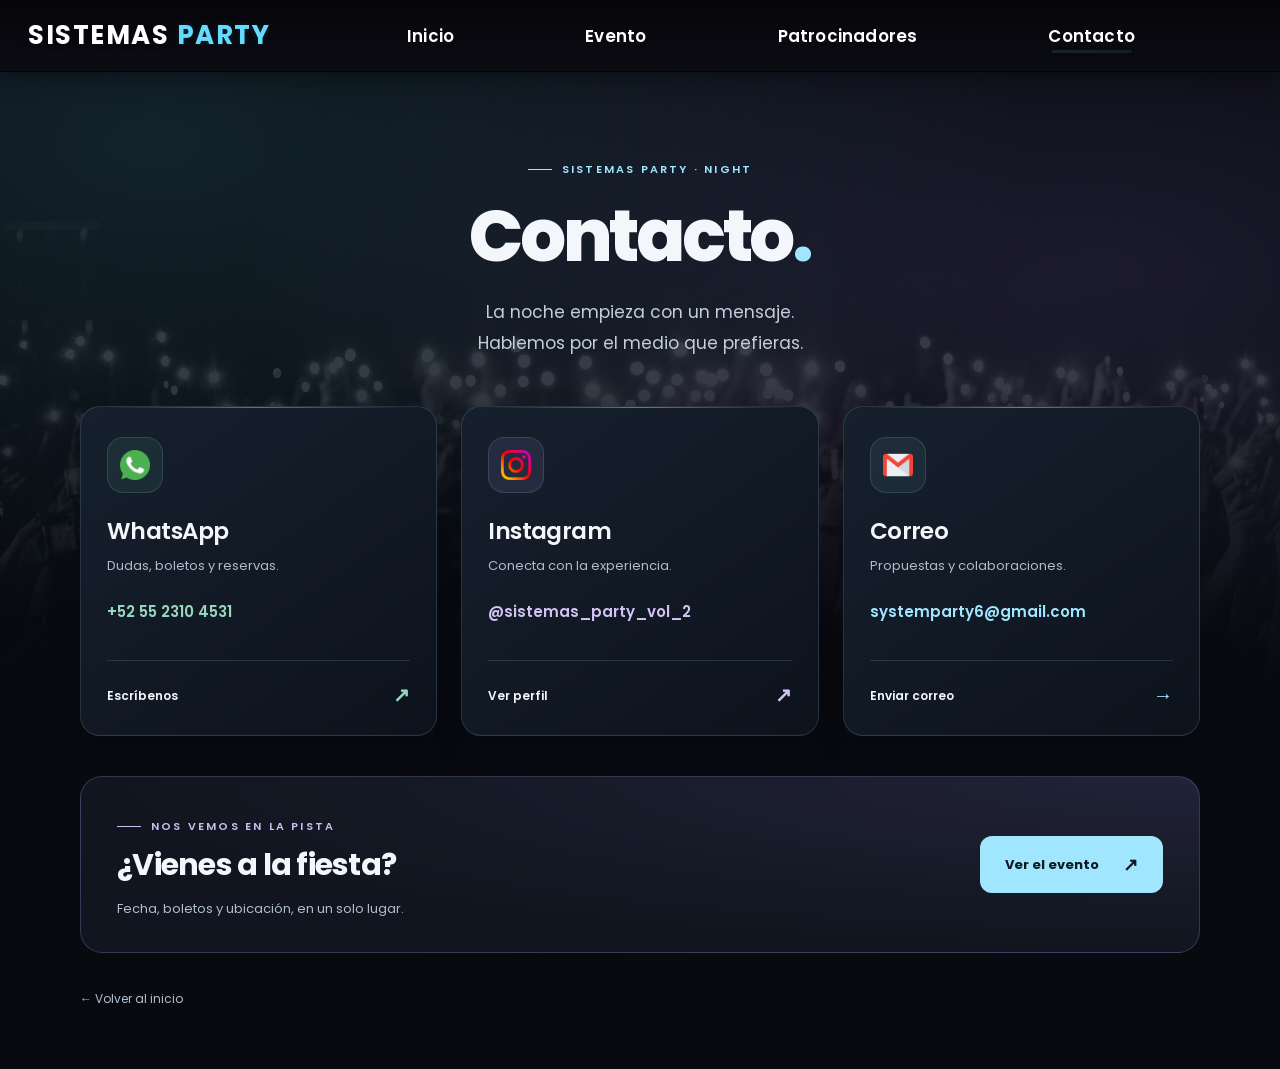
<file: contacto.html>
<!DOCTYPE html>
<html lang="es">
<head>
    <meta charset="UTF-8">
    <meta name="viewport" content="width=device-width, initial-scale=1.0">
    <title>Contacto - Sistemas Party</title>
    <link rel="stylesheet" href="css/styles.css">
    <link rel="stylesheet" href="css/contacto.css">
    <link href="https://fonts.googleapis.com/css2?family=Poppins:wght@400;600;700;800&display=swap" rel="stylesheet">
</head>
<body class="contact-page">
    <!-- DESKTOP HORIZONTAL MENU CON LOGO -->
    <nav class="main-menu-desktop">
        <div class="logo">SISTEMAS <span>PARTY</span></div>
        <ul>
            <li><a href="index.html">Inicio</a></li>
            <li><a href="evento.html">Evento</a></li>
            <li><a href="patrocinadores.html">Patrocinadores</a></li>
            <li class="active"><a href="contacto.html" aria-current="page">Contacto</a></li>
        </ul>
    </nav>
    <button class="mobile-menu-toggle" aria-label="Abrir menú" aria-expanded="false" aria-controls="contactMobileMenu">
        <span></span>
    </button>
    <nav class="mobile-menu" id="contactMobileMenu" aria-label="Menú móvil">
        <div class="logo">SISTEMAS <span>PARTY</span></div>
        <ul>
            <li><a href="index.html">Inicio</a></li>
            <li><a href="evento.html">Evento</a></li>
            <li><a href="patrocinadores.html">Patrocinadores</a></li>
            <li class="active"><a href="contacto.html" aria-current="page">Contacto</a></li>
        </ul>
    </nav>
    <div class="contact-menu-backdrop" aria-hidden="true"></div>

    <main>
        <!-- CONTACT SECTION -->
        <section class="contact-section" aria-labelledby="contactTitle">
            <div class="contact-container">
                <header class="contact-header" data-contact-reveal>
                    <p class="contact-eyebrow">Sistemas Party · Night</p>
                    <h1 class="contact-title" id="contactTitle">Contacto<span>.</span></h1>
                    <p class="contact-subtitle">La noche empieza con un mensaje.<br>Hablemos por el medio que prefieras.</p>
                </header>

                <div class="contact-list">
                    <!-- DATOS DE CONTACTO: actualiza el href y el dato visible de cada tarjeta si cambian. -->
                    <a class="contact-item contact-whatsapp" href="https://wa.me/525523104531" target="_blank" rel="noopener noreferrer" data-contact-reveal>
                        <span class="contact-icon"><img src="img/whatsapp.png" alt="" width="30" height="30" decoding="async"></span>
                        <h2 class="contact-label">WhatsApp</h2>
                        <p class="contact-description">Dudas, boletos y reservas.</p>
                        <p class="contact-value">+52 55 2310 4531</p>
                        <span class="contact-action">Escríbenos <span aria-hidden="true">↗</span></span>
                    </a>
                    <a class="contact-item contact-instagram" href="https://www.instagram.com/sistemas_party?utm_source=ig_web_button_share_sheet&stkn=ZDNlZDc0MzIxNw==" target="_blank" rel="noopener noreferrer" data-contact-reveal style="--contact-delay: 80ms">
                        <span class="contact-icon"><img src="img/instagram.png" alt="" width="30" height="30" decoding="async"></span>
                        <h2 class="contact-label">Instagram</h2>
                        <p class="contact-description">Conecta con la experiencia.</p>
                        <p class="contact-value">@sistemas_party_vol_2</p>
                        <span class="contact-action">Ver perfil <span aria-hidden="true">↗</span></span>
                    </a>
                    <a class="contact-item contact-email" href="mailto:systemparty6@gmail.com" data-contact-reveal style="--contact-delay: 160ms">
                        <span class="contact-icon"><img src="img/gmail.png" alt="" width="30" height="30" decoding="async"></span>
                        <h2 class="contact-label">Correo</h2>
                        <p class="contact-description">Propuestas y colaboraciones.</p>
                        <p class="contact-value">systemparty6@gmail.com</p>
                        <span class="contact-action">Enviar correo <span aria-hidden="true">→</span></span>
                    </a>
                </div>

                <aside class="contact-event" aria-labelledby="contactEventTitle" data-contact-reveal>
                    <div>
                        <p class="contact-eyebrow">Nos vemos en la pista</p>
                        <h2 id="contactEventTitle">¿Vienes a la fiesta?</h2>
                        <p>Fecha, boletos y ubicación, en un solo lugar.</p>
                    </div>
                    <a class="contact-event-button" href="evento.html">Ver el evento <span aria-hidden="true">↗</span></a>
                </aside>
                <a class="contact-back-link" href="index.html">← Volver al inicio</a>
            </div>
        </section>
    </main>
    <script src="js/main.js"></script>
    <script src="js/contacto.js"></script>
</body>
</html>
</file>
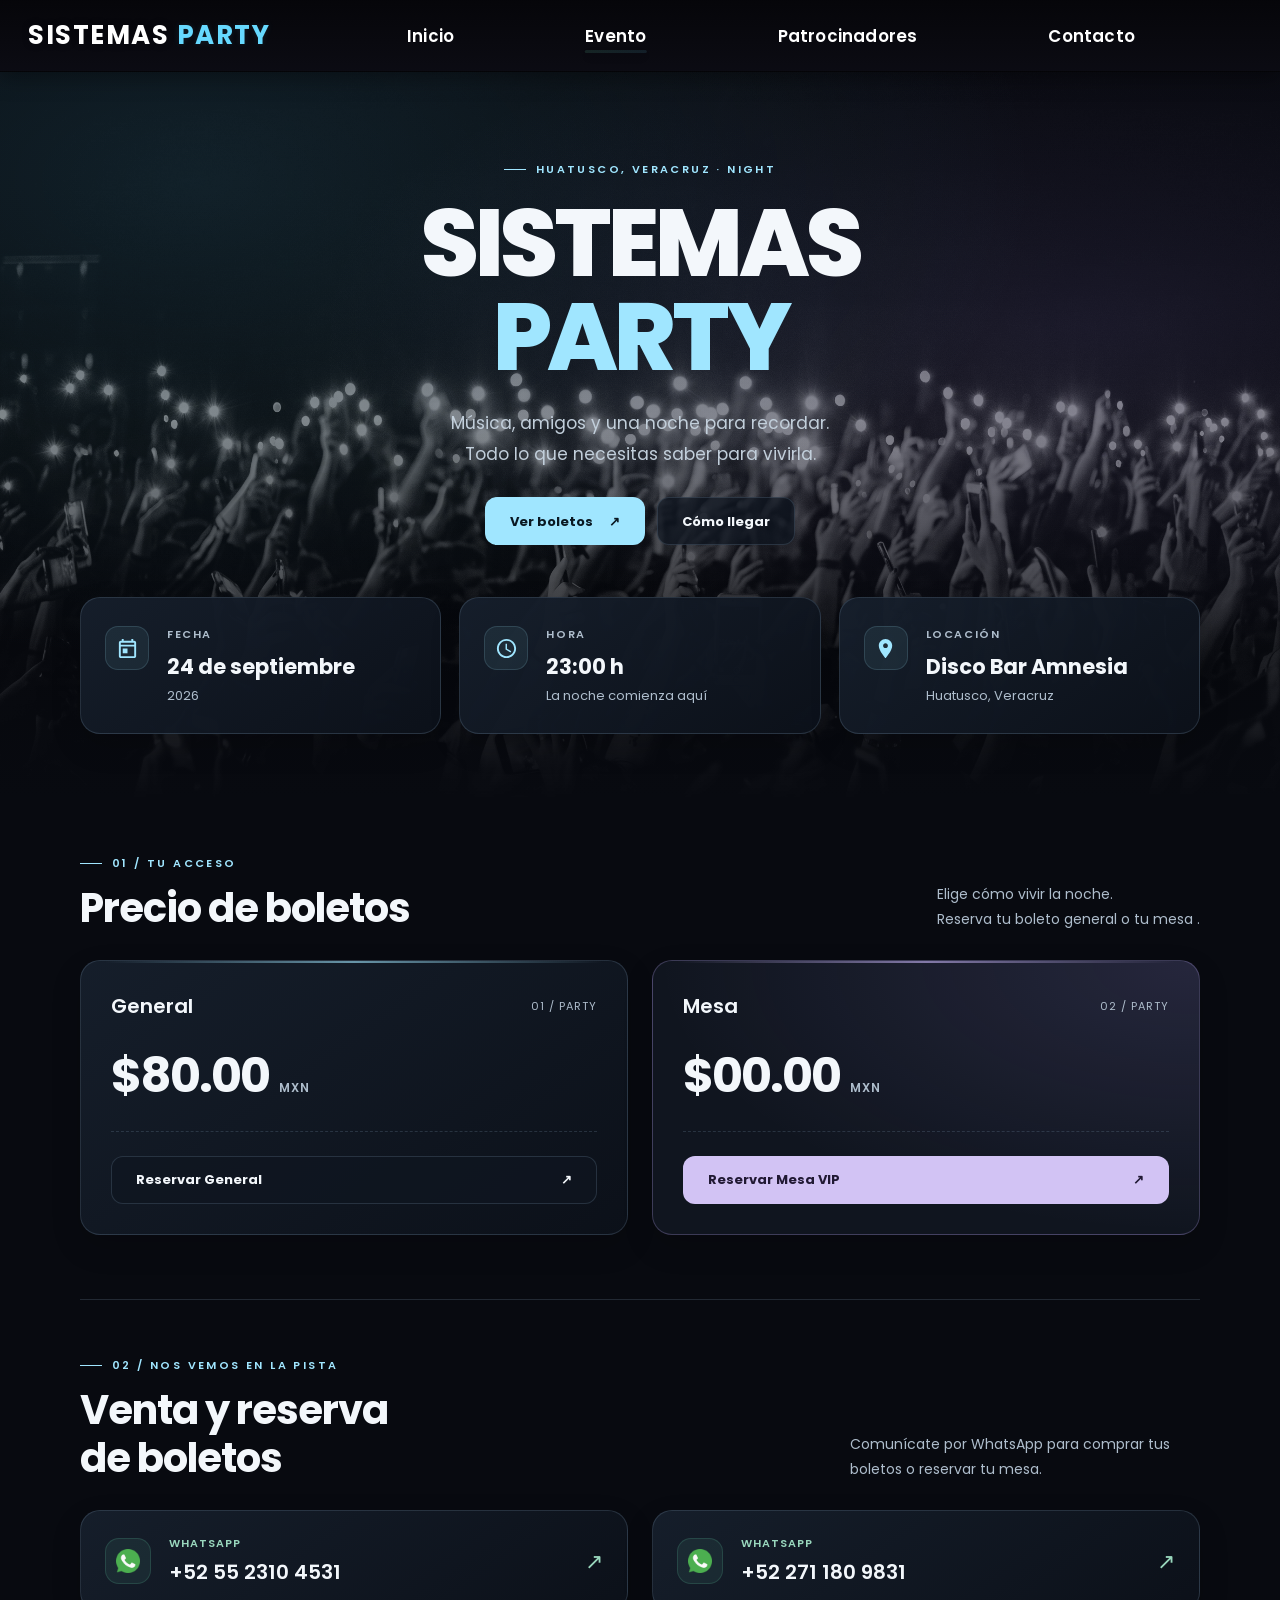
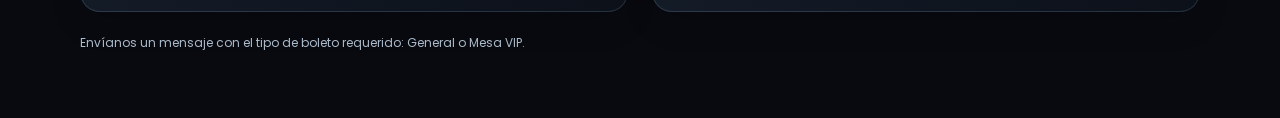
<file: evento.html>
<!DOCTYPE html>
<html lang="es">
<head>
    <meta charset="UTF-8">
    <meta name="viewport" content="width=device-width, initial-scale=1.0">
    <title>Detalles del Evento - Sistemas Party</title>
    <link rel="stylesheet" href="css/styles.css">
    <link rel="stylesheet" href="css/inline-styles.css">
    <link rel="stylesheet" href="css/evento.css">
    <link href="https://fonts.googleapis.com/css2?family=Poppins:wght@400;600;700;800&display=swap" rel="stylesheet">
</head>
<body class="night-page">
    <!-- DESKTOP HORIZONTAL MENU CON LOGO -->
    <nav class="main-menu-desktop">
        <div class="logo">
            SISTEMAS <span>PARTY</span>
        </div>
        <ul>
            <li><a href="index.html">Inicio</a></li>
            <li class="active"><a href="#evento" aria-current="page">Evento</a></li>
            
            <li><a href="patrocinadores.html">Patrocinadores</a></li>
            <li><a href="contacto.html">Contacto</a></li>
        </ul>
    </nav>
    <!-- MOBILE MENU TOGGLE BUTTON -->
    <button class="mobile-menu-toggle" aria-label="Abrir menú" aria-expanded="false" aria-controls="eventMobileMenu">
        <span></span>
    </button>
    <!-- MOBILE MENU -->
    <nav class="mobile-menu" id="eventMobileMenu" aria-label="Menú móvil">
        <div class="logo">SISTEMAS <span>PARTY</span></div>
        <ul>
            <li><a href="index.html">Inicio</a></li>
            <li class="active"><a href="#evento" aria-current="page">Evento</a></li>
            
            <li><a href="patrocinadores.html">Patrocinadores</a></li>
            <li><a href="contacto.html">Contacto</a></li>
        </ul>
    </nav>
    <div class="night-menu-backdrop" aria-hidden="true"></div>
    <main>
        <!-- EVENT INFO SECTION -->
        <section class="night-hero" id="evento" aria-labelledby="eventTitle">
            <div class="night-shell">
                <header class="night-intro" data-night-reveal>
                    <p class="night-kicker">Huatusco, Veracruz · Night</p>
                    <h1 class="night-title" id="eventTitle">SISTEMAS <span>PARTY</span></h1>
                    <p class="night-lead">Música, amigos y una noche para recordar.<br>Todo lo que necesitas saber para vivirla.</p>
                    <div class="night-hero-actions">
                        <a class="night-button" href="#boletos">Ver boletos <span aria-hidden="true">↗</span></a>
                        <a class="night-button night-button-secondary" href="#ubicacion">Cómo llegar</a>
                    </div>
                </header>
                <div class="night-facts">
                    <article class="night-fact" data-night-reveal>
                        <div class="night-icon" aria-hidden="true"><svg xmlns="http://www.w3.org/2000/svg" viewBox="0 0 24 24">
                            <path d="M19 4h-1V2h-2v2H8V2H6v2H5c-1.1 0-2 .9-2 2v14c0 1.1.9 2 2 2h14c1.1 0 2-.9 2-2V6c0-1.1-.9-2-2-2zm0 16H5V10h14v10zm0-12H5V6h14v2z"/>
                            <path d="M7 12h5v5H7z"/>
                        </svg></div>
                        <div>
                            <h2 class="night-fact-label">Fecha</h2>
                            <p class="night-fact-value"><time datetime="2026-04-30">24 de septiembre <small>2026</small></time></p>
                        </div>
                    </article>
                    <article class="night-fact" data-night-reveal style="--night-delay: 80ms">
                        <div class="night-icon" aria-hidden="true"><svg xmlns="http://www.w3.org/2000/svg" viewBox="0 0 24 24">
                            <path d="M12 2C6.5 2 2 6.5 2 12s4.5 10 10 10 10-4.5 10-10S17.5 2 12 2zm0 18c-4.41 0-8-3.59-8-8s3.59-8 8-8 8 3.59 8 8-3.59 8-8 8z"/>
                            <path d="M12.5 7H11v6l5.2 3.2.8-1.3-4.5-2.7V7z"/>
                        </svg></div>
                        <div>
                            <h2 class="night-fact-label">Hora</h2>
                            <p class="night-fact-value"><time datetime="21:00">23:00 h</time><small>La noche comienza aquí</small></p>
                        </div>
                    </article>
                    <article class="night-fact" data-night-reveal style="--night-delay: 160ms">
                        <div class="night-icon" aria-hidden="true"><svg xmlns="http://www.w3.org/2000/svg" viewBox="0 0 24 24">
                            <path d="M12 2C8.13 2 5 5.13 5 9c0 5.25 7 13 7 13s7-7.75 7-13c0-3.87-3.13-7-7-7zm0 9.5c-1.38 0-2.5-1.12-2.5-2.5s1.12-2.5 2.5-2.5 2.5 1.12 2.5 2.5-1.12 2.5-2.5 2.5z"/>
                        </svg></div>
                        <div>
                            <h2 class="night-fact-label">Locación</h2>
                            <p class="night-fact-value">Disco Bar Amnesia<small>Huatusco, Veracruz</small></p>
                        </div>
                    </article>
                </div>
            </div>
        </section>

        <!-- TICKETS -->
        <section class="night-section night-shell" id="boletos" aria-labelledby="ticketsTitle">
            <div class="night-section-heading" data-night-reveal>
                <div>
                    <p class="night-kicker">01 / Tu acceso</p>
                    <h2 class="night-heading" id="ticketsTitle">Precio de boletos</h2>
                </div>
                <p class="night-section-copy">Elige cómo vivir la noche.<br>Reserva tu boleto general o tu mesa .</p>
            </div>
            <div class="night-tickets">
                <article class="night-ticket" data-night-reveal>
                    <div class="night-ticket-top">
                        <h3 class="night-ticket-title">General</h3>
                        <span class="night-ticket-code" aria-hidden="true">01 / PARTY</span>
                    </div>
                    <p class="night-price"><strong>$80.00</strong> <span>MXN</span></p>
                    <div class="night-ticket-bottom">
                        <a class="night-button night-button-secondary" href="#reservas">Reservar General <span aria-hidden="true">↗</span></a>
                    </div>
                </article>
                <article class="night-ticket night-ticket-vip" data-night-reveal style="--night-delay: 100ms">
                    <div class="night-ticket-top">
                        <h3 class="night-ticket-title">Mesa </h3>
                        <span class="night-ticket-code" aria-hidden="true">02 / PARTY</span>
                    </div>
                    <p class="night-price"><strong>$00.00</strong> <span>MXN</span></p>
                    <div class="night-ticket-bottom">
                        <a class="night-button" href="#reservas">Reservar Mesa VIP <span aria-hidden="true">↗</span></a>
                    </div>
                </article>
            </div>
        </section>

        <!-- RESERVATION / TICKET INFO SECTION -->
        <section class="night-section night-reservations night-shell" id="reservas" aria-labelledby="reservationTitle">
            <div class="night-section-heading" data-night-reveal>
                <div>
                    <p class="night-kicker">02 / Nos vemos en la pista</p>
                    <h2 class="night-heading" id="reservationTitle">Venta y reserva<br>de boletos</h2>
                </div>
                <p class="night-section-copy">Comunícate por WhatsApp para comprar tus boletos o reservar tu mesa.</p>
            </div>
            <div class="night-contacts">
                <a href="https://wa.me/525523104531" target="_blank" rel="noopener noreferrer" class="night-contact" data-night-reveal>
                    <span class="night-contact-icon"><img src="img/whatsapp.png" alt="" width="26" height="26" loading="lazy"></span>
                    <span class="night-contact-copy">
                        <span class="night-contact-label">WHATSAPP</span>
                        <span class="night-contact-number">+52 55 2310 4531</span>
                    </span>
                    <span class="night-contact-arrow" aria-hidden="true">↗</span>
                </a>
                <a href="https://wa.me/522711809831" target="_blank" rel="noopener noreferrer" class="night-contact" data-night-reveal style="--night-delay: 100ms">
                    <span class="night-contact-icon"><img src="img/whatsapp.png" alt="" width="26" height="26" loading="lazy"></span>
                    <span class="night-contact-copy">
                        <span class="night-contact-label">WHATSAPP</span>
                        <span class="night-contact-number">+52 271 180 9831</span>
                    </span>
                    <span class="night-contact-arrow" aria-hidden="true">↗</span>
                </a>
            </div>
            <p class="night-note">Envíanos un mensaje con el tipo de boleto requerido: General o Mesa VIP.</p>
        </section>

          <!----
        <!-- LOCATION MAP SECTION -->
           <!----
        <section class="night-location night-shell" id="ubicacion" aria-labelledby="locationTitle">
            <div class="night-location-panel" data-night-reveal>
                <div class="night-location-copy">
                    <p class="night-kicker">03 / El punto de encuentro</p>
                    <h2 class="night-heading" id="locationTitle">Aquí empieza<br>la noche.</h2>
                    <address class="night-address">Disco Bar Amnesia<span>Av. 2 Pte. 1207, Centro</span><span>Huatusco, Veracruz</span></address>
                    <a href="https://maps.app.goo.gl/Nx1K4z137nZwk3mE7" target="_blank" rel="noopener noreferrer" class="night-button night-button-secondary">Abrir en Google Maps <span aria-hidden="true">↗</span></a>
                    <p class="night-note">Consulta la ubicación y planea tu llegada.</p>
                </div>
                <div class="night-map">
                    <iframe src="https://maps.google.com/maps?cid=5970336783441642028&amp;hl=es&amp;z=18&amp;output=embed" title="Ubicación de Disco Bar Amnesia en Huatusco, Veracruz" width="600" height="320" loading="lazy" referrerpolicy="no-referrer-when-downgrade" tabindex="-1" allowfullscreen></iframe>
                    <a href="https://maps.app.goo.gl/Nx1K4z137nZwk3mE7" target="_blank" rel="noopener noreferrer" class="night-map-link" aria-label="Abrir ubicación de Disco Bar Amnesia en Google Maps"></a>
                </div>
            </div>
            <a class="night-back-link" href="index.html">← Volver al inicio</a>
        </section>
        -->   
    </main>
    <script src="js/main.js"></script>
    <script src="js/evento.js"></script>
</body>
</html>
</file>
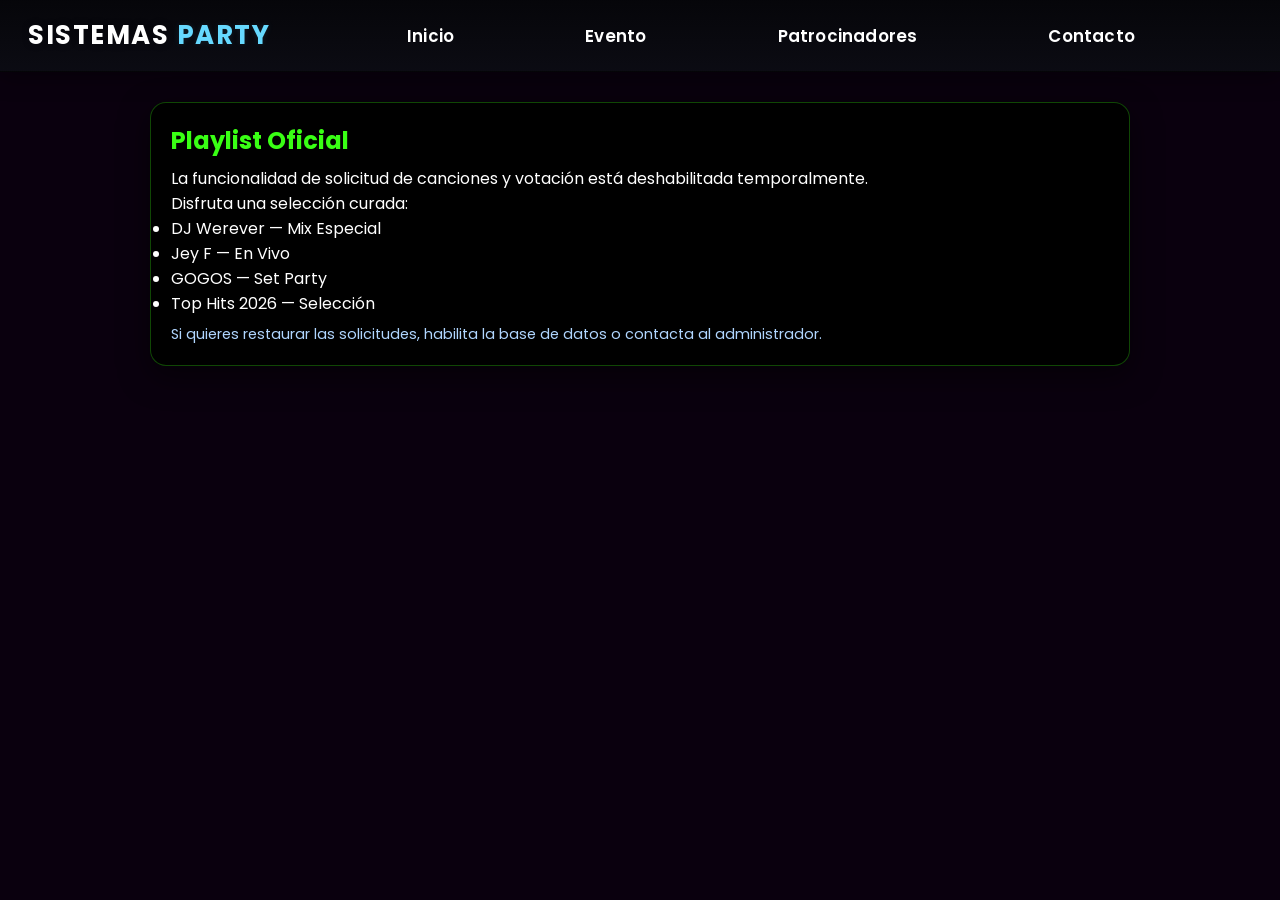
<file: musica.html>
<!DOCTYPE html>
<html lang="es">
<head>
    <meta charset="UTF-8">
    <meta name="viewport" content="width=device-width, initial-scale=1.0">
    <title>Pon tu Rola - Sistemas Party</title>
    <link rel="stylesheet" href="css/styles.css">
    <link rel="stylesheet" href="css/inline-styles.css">
    <link href="https://fonts.googleapis.com/css2?family=Poppins:wght@400;600;700;800&display=swap" rel="stylesheet">
</head>
<body>
    <!-- DESKTOP HORIZONTAL MENU CON LOGO -->
    <nav class="main-menu-desktop">
        <div class="logo">
            SISTEMAS <span>PARTY</span>
        </div>
        <ul>
            <li><a href="index.html">Inicio</a></li>
            <li><a href="evento.html">Evento</a></li>
            
            <li><a href="patrocinadores.html">Patrocinadores</a></li>
            <li><a href="contacto.html">Contacto</a></li>
        </ul>
    </nav>
    <!-- MOBILE MENU TOGGLE BUTTON -->
    <button class="mobile-menu-toggle" aria-label="Abrir menú" aria-expanded="false">
        <span></span>
    </button>
    <!-- MOBILE MENU -->
    <nav class="mobile-menu" aria-label="Menú móvil">
        <div class="logo">SISTEMAS <span>PARTY</span></div>
        <ul>
            <li><a href="index.html">Inicio</a></li>
            <li><a href="evento.html">Evento</a></li>
            
            <li><a href="patrocinadores.html">Patrocinadores</a></li>
            <li><a href="contacto.html">Contacto</a></li>
        </ul>
    </nav>
        <!-- SECCIÓN: Playlist (modo estático, solicitudes deshabilitadas) -->
        <section class="song-request-section" id="songRequestSection">
            <div class="song-request-card">
                <h2>Playlist Oficial</h2>
                <p>La funcionalidad de solicitud de canciones y votación está deshabilitada temporalmente.</p>
                <p>Disfruta una selección curada:</p>
                <ul class="static-playlist">
                    <li>DJ Werever — Mix Especial</li>
                    <li>Jey F — En Vivo</li>
                    <li>GOGOS — Set Party</li>
                    <li>Top Hits 2026 — Selección</li>
                </ul>
                <div class="song-note">Si quieres restaurar las solicitudes, habilita la base de datos o contacta al administrador.</div>
            </div>
        </section>
    <script src="js/main.js"></script>
    <script>
    // Mobile menu toggle logic
    const menuToggle = document.querySelector('.mobile-menu-toggle');
    const mobileMenu = document.querySelector('.mobile-menu');
    if (menuToggle && mobileMenu) {
        menuToggle.addEventListener('click', function() {
            const isOpen = mobileMenu.classList.toggle('open');
            menuToggle.setAttribute('aria-expanded', isOpen ? 'true' : 'false');
        });
        mobileMenu.querySelectorAll('a').forEach(link => {
            link.addEventListener('click', () => {
                mobileMenu.classList.remove('open');
                menuToggle.setAttribute('aria-expanded', 'false');
            });
        });
    }
    </script>
</body>
<style>
@media (max-width: 970px) {
    .song-request-section {
        margin-top: -64px !important;
        padding-top: 88px !important;
        z-index: 1;
        position: relative;
    }
}
</style>
</body>
</html>
</file>
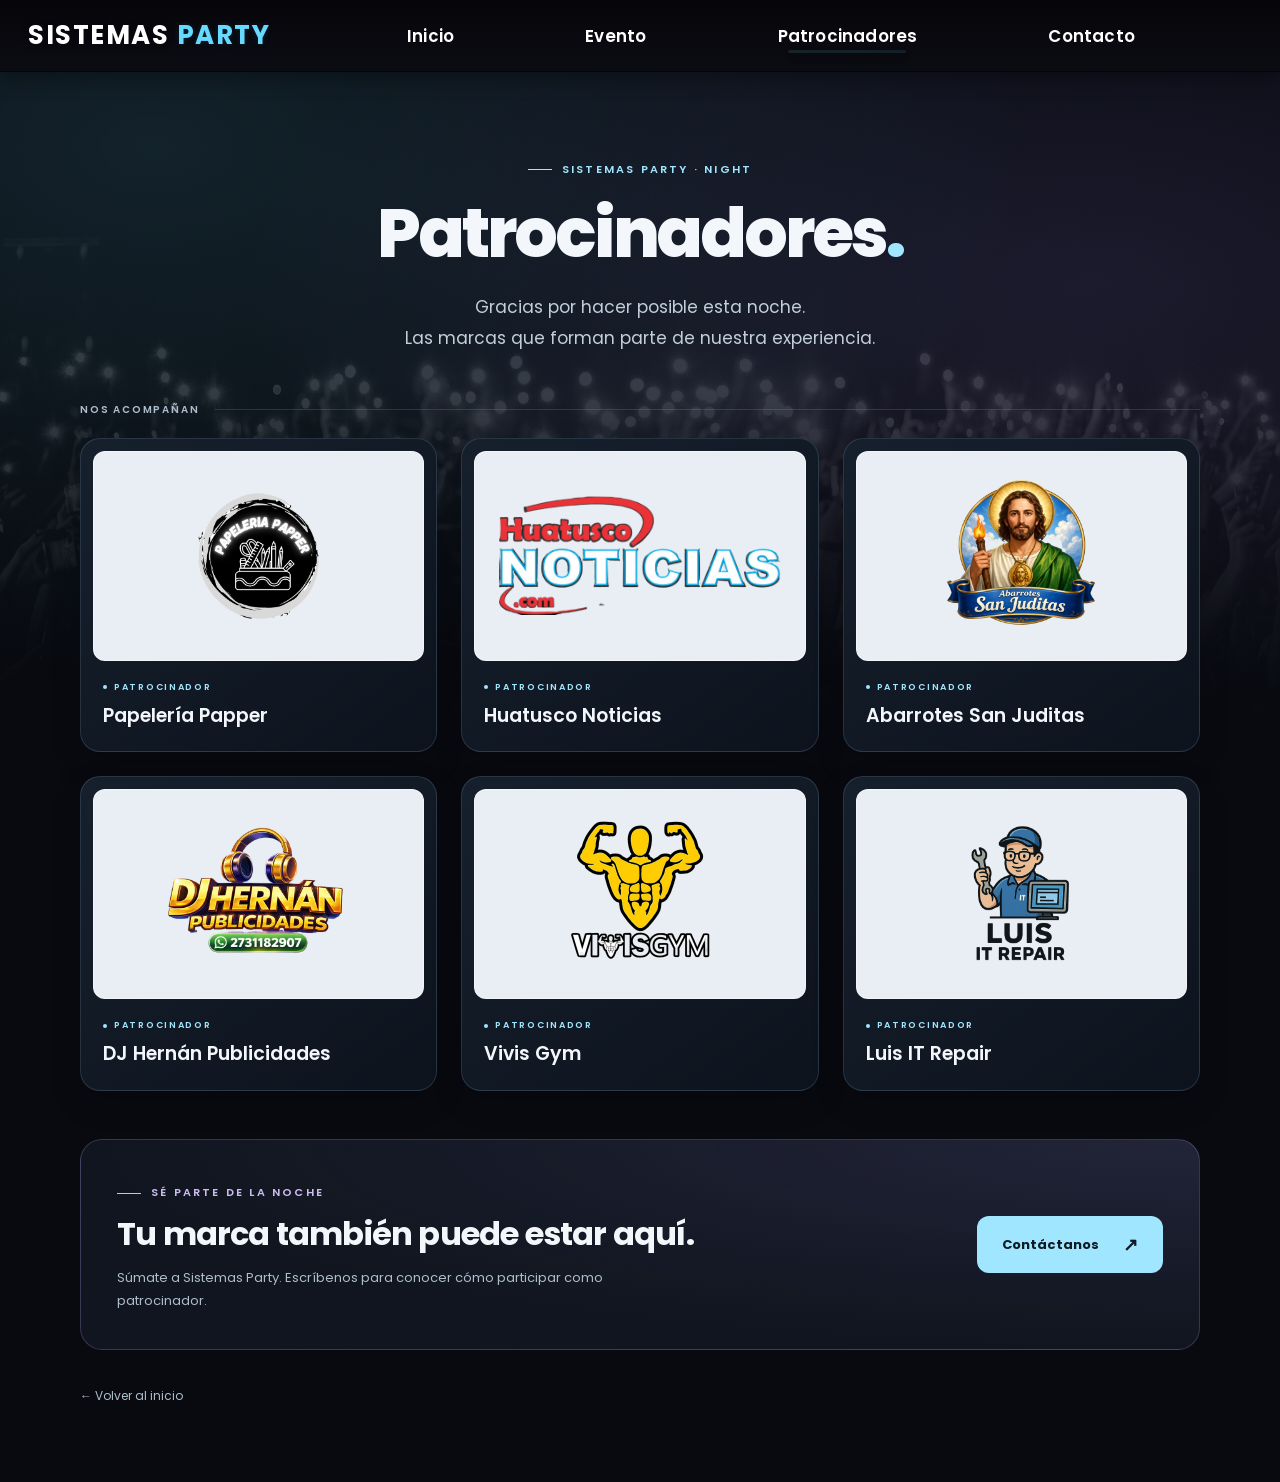
<file: patrocinadores.html>
<!DOCTYPE html>
<html lang="es">
<head>
    <meta charset="UTF-8">
    <meta name="viewport" content="width=device-width, initial-scale=1.0">
    <title>Patrocinadores - Sistemas Party</title>
    <link rel="stylesheet" href="css/styles.css">
    <link rel="stylesheet" href="css/patrocinadores.css">
    <link href="https://fonts.googleapis.com/css2?family=Poppins:wght@400;600;700;800&display=swap" rel="stylesheet">
</head>
<body class="sponsors-page">
    <!-- DESKTOP HORIZONTAL MENU CON LOGO -->
    <nav class="main-menu-desktop">
        <div class="logo">SISTEMAS <span>PARTY</span></div>
        <ul>
            <li><a href="index.html">Inicio</a></li>
            <li><a href="evento.html">Evento</a></li>
            <li class="active"><a href="patrocinadores.html" aria-current="page">Patrocinadores</a></li>
            <li><a href="contacto.html">Contacto</a></li>
        </ul>
    </nav>
    <button class="mobile-menu-toggle" aria-label="Abrir menú" aria-expanded="false" aria-controls="sponsorsMobileMenu">
        <span></span>
    </button>
    <nav class="mobile-menu" id="sponsorsMobileMenu" aria-label="Menú móvil">
        <div class="logo">SISTEMAS <span>PARTY</span></div>
        <ul>
            <li><a href="index.html">Inicio</a></li>
            <li><a href="evento.html">Evento</a></li>
            <li class="active"><a href="patrocinadores.html" aria-current="page">Patrocinadores</a></li>
            <li><a href="contacto.html">Contacto</a></li>
        </ul>
    </nav>
    <div class="sponsors-menu-backdrop" aria-hidden="true"></div>

    <main>
        <!-- SECCIÓN PATROCINADORES -->
        <section class="sponsors-mural-section" aria-labelledby="sponsorsTitle">
            <div class="sponsors-content">
                <header class="sponsors-header" data-sponsor-reveal>
                    <p class="sponsors-eyebrow">Sistemas Party · Night</p>
                    <h1 class="sponsors-title" id="sponsorsTitle">Patrocinadores<span class="sponsors-title-accent">.</span></h1>
                    <p class="sponsors-subtitle">Gracias por hacer posible esta noche.<br>Las marcas que forman parte de nuestra experiencia.</p>
                </header>

                <p class="sponsors-grid-heading" id="sponsorsGridTitle">Nos acompañan</p>
                <ul class="sponsors-logos-grid" aria-labelledby="sponsorsGridTitle">
                    <!-- LOGOS: cambia el src y el nombre de cada tarjeta para actualizar un patrocinador. -->
                    <li class="sponsor-card" data-sponsor-reveal>
                        <div class="sponsor-logo"><img src="img/logo1.png" alt="" width="240" height="160" decoding="async"></div>
                        <div class="sponsor-card-caption">
                            <p class="sponsor-card-label">Patrocinador</p>
                            <h2 class="sponsor-name">Papelería Papper</h2>
                        </div>
                    </li>
                    <li class="sponsor-card" data-sponsor-reveal style="--sponsor-delay: 80ms">
                        <div class="sponsor-logo"><img src="img/logo2.png" alt="" width="240" height="160" decoding="async"></div>
                        <div class="sponsor-card-caption">
                            <p class="sponsor-card-label">Patrocinador</p>
                            <h2 class="sponsor-name">Huatusco Noticias</h2>
                        </div>
                    </li>
                    <li class="sponsor-card" data-sponsor-reveal style="--sponsor-delay: 160ms">
                        <div class="sponsor-logo"><img src="img/logo3.png" alt="" width="240" height="160" decoding="async"></div>
                        <div class="sponsor-card-caption">
                            <p class="sponsor-card-label">Patrocinador</p>
                            <h2 class="sponsor-name">Abarrotes San Juditas</h2>
                        </div>
                    </li>
                    <li class="sponsor-card" data-sponsor-reveal>
                        <div class="sponsor-logo"><img src="img/logo4.png" alt="" width="240" height="160" loading="lazy" decoding="async"></div>
                        <div class="sponsor-card-caption">
                            <p class="sponsor-card-label">Patrocinador</p>
                            <h2 class="sponsor-name">DJ Hernán Publicidades</h2>
                        </div>
                    </li>
                    <li class="sponsor-card" data-sponsor-reveal style="--sponsor-delay: 80ms">
                        <div class="sponsor-logo"><img src="img/logo5.png" alt="" width="240" height="160" loading="lazy" decoding="async"></div>
                        <div class="sponsor-card-caption">
                            <p class="sponsor-card-label">Patrocinador</p>
                            <h2 class="sponsor-name">Vivis Gym</h2>
                        </div>
                    </li>
                    <li class="sponsor-card" data-sponsor-reveal style="--sponsor-delay: 160ms">
                        <div class="sponsor-logo"><img src="img/logo6.png" alt="" width="240" height="160" loading="lazy" decoding="async"></div>
                        <div class="sponsor-card-caption">
                            <p class="sponsor-card-label">Patrocinador</p>
                            <h2 class="sponsor-name">Luis IT Repair</h2>
                        </div>
                    </li>
                </ul>

                <aside class="sponsors-cta" aria-labelledby="sponsorsContactTitle" data-sponsor-reveal>
                    <div>
                        <p class="sponsors-eyebrow">Sé parte de la noche</p>
                        <h2 class="sponsors-cta-title" id="sponsorsContactTitle">Tu marca también puede estar aquí.</h2>
                        <p class="sponsors-cta-text">Súmate a Sistemas Party. Escríbenos para conocer cómo participar como patrocinador.</p>
                    </div>
                    <a href="contacto.html" class="sponsors-contact-btn">Contáctanos <span aria-hidden="true">↗</span></a>
                </aside>
                <a href="index.html" class="sponsors-back-link">← Volver al inicio</a>
            </div>
        </section>
    </main>
    <script src="js/main.js"></script>
    <script src="js/patrocinadores.js"></script>
</body>
</html>
</file>
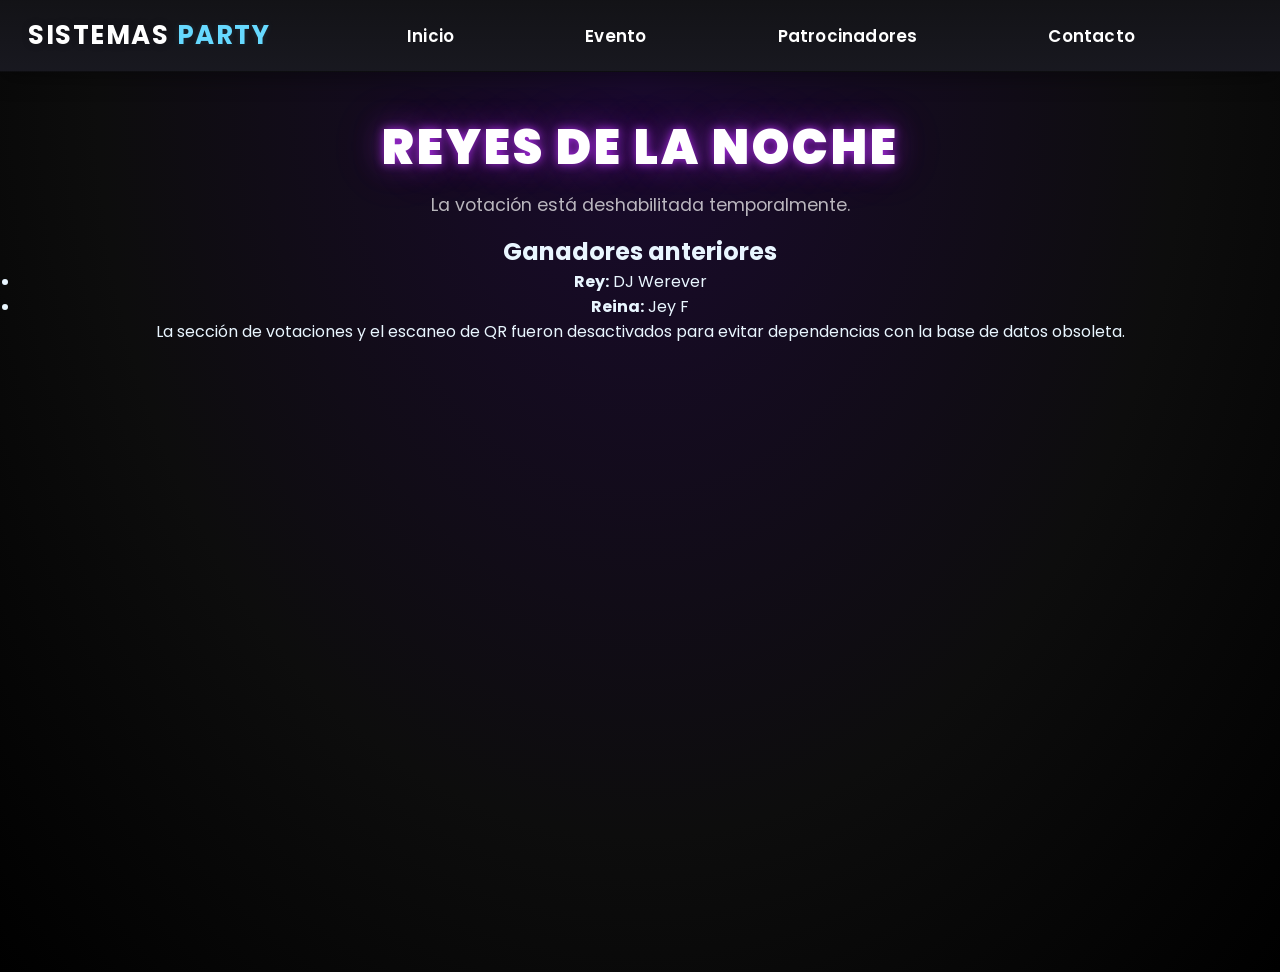
<file: perreo.html>
<!DOCTYPE html>
<html lang="es">
<head>
    <meta charset="UTF-8">
    <meta name="viewport" content="width=device-width, initial-scale=1.0">
    <title>Reyes de la noche - Sistemas Party</title>
    <link rel="stylesheet" href="css/styles.css">
    <link rel="stylesheet" href="css/perreo.css">
    <link href="https://fonts.googleapis.com/css2?family=Poppins:wght@400;600;700;800&display=swap" rel="stylesheet">
</head>
<body>
    <!-- DESKTOP HORIZONTAL MENU CON LOGO -->
    <nav class="main-menu-desktop">
        <div class="logo">
            SISTEMAS <span>PARTY</span>
        </div>
        <ul>
            <li><a href="index.html">Inicio</a></li>
            <li><a href="evento.html">Evento</a></li>
            
            <li><a href="patrocinadores.html">Patrocinadores</a></li>
            <li><a href="contacto.html">Contacto</a></li>
        </ul>
    </nav>
    <!-- MOBILE MENU TOGGLE BUTTON -->
    <button class="mobile-menu-toggle" aria-label="Abrir menú" aria-expanded="false">
        <span></span>
    </button>
    <!-- MOBILE MENU -->
    <nav class="mobile-menu" aria-label="Menú móvil">
        <div class="logo">SISTEMAS <span>PARTY</span></div>
        <ul>
            <li><a href="index.html">Inicio</a></li>
            <li><a href="evento.html">Evento</a></li>
            
            <li><a href="patrocinadores.html">Patrocinadores</a></li>
            <li><a href="contacto.html">Contacto</a></li>
        </ul>
    </nav>

    <!-- SECCIÓN: Reyes del Perreo (estática) -->
    <section class="perreo-section">
        <h1 class="perreo-title"> Reyes de la Noche</h1>
        <p class="perreo-subtitle">La votación está deshabilitada temporalmente.</p>

        <div class="static-winners">
            <h2>Ganadores anteriores</h2>
            <ul>
                <li><strong>Rey:</strong> DJ Werever</li>
                <li><strong>Reina:</strong> Jey F</li>
            </ul>
            <p>La sección de votaciones y el escaneo de QR fueron desactivados para evitar dependencias con la base de datos obsoleta.</p>
        </div>
    </section>

    <!-- QR Scanner library (html5-qrcode) -->
    <script src="js/main.js"></script>
</body>
<style>
@media (max-width: 970px) {
    .perreo-section {
        margin-top: -64px !important;
        padding-top: 88px !important;
        z-index: 1;
        position: relative;
    }
}
</style>
</body>
</html>
</body>
</html>
</file>
<file: css/styles.css>
/* 
 * SISTEMA DE QR - SISTEMAS PARTY VOL 2
 * CSS Modular Structure
 */

/* Estilos Base */
@import url('base.css');

/* Animaciones */
@import url('animations.css');

/* Componentes */
@import url('navbar.css');
@import url('hero.css');
@import url('countdown.css');
@import url('event-info.css');
@import url('cta.css');
@import url('contests.css');
@import url('gallery.css');
@import url('attendees.css');
@import url('about-footer.css');

/* Responsive */
@import url('responsive.css');

/* Custom Menu Styles (imported last for override) */
@import url('menu.css');
@import url('mobile-menu.css');
</file>
<file: css/contacto.css>
/* Contacto: tema nocturno compartido con evento y patrocinadores. */
.contact-page {
    --contact-bg: #080a10;
    --contact-text: #f3f7fb;
    --contact-muted: #aebdcc;
    --contact-accent: #a0e6ff;
    --contact-border: rgba(169, 203, 234, .16);
    min-height: 100vh;
    background: var(--contact-bg);
    color: var(--contact-text);
    font-family: 'Poppins', 'Segoe UI', sans-serif;
}
.contact-section { position: relative; isolation: isolate; overflow: hidden; min-height: calc(100vh - 72px); padding: 80px 0 48px; }
.contact-section::before {
    content: ''; position: absolute; inset: 0 0 auto; height: 620px; z-index: -2; pointer-events: none;
    background: linear-gradient(180deg, rgba(8,10,16,.88), rgba(8,10,16,.84) 50%, #080a10), url('../img/foto.jpg') center 55% / cover;
}
.contact-section::after {
    content: ''; position: absolute; inset: 0 0 auto; height: 700px; z-index: -1; pointer-events: none;
    background: radial-gradient(ellipse at 12% 10%, rgba(102,217,255,.12), transparent 55%), radial-gradient(ellipse at 85% 28%, rgba(150,133,235,.14), transparent 55%);
}
.contact-container { width: min(1120px, calc(100% - 80px)); margin-inline: auto; }
.contact-header { max-width: 760px; margin: 0 auto 48px; text-align: center; }
.contact-eyebrow { display: inline-flex; align-items: center; gap: 10px; color: var(--contact-accent); font-size: 11px; line-height: 1.6; font-weight: 600; text-transform: uppercase; letter-spacing: 2.2px; margin-bottom: 18px; }
.contact-eyebrow::before { content: ''; width: 24px; height: 1px; flex-shrink: 0; background: currentColor; }
.contact-title { font-size: clamp(44px, 6vw, 72px); font-weight: 800; line-height: 1.12; letter-spacing: -.045em; color: var(--contact-text); margin-bottom: 20px; }
.contact-title span { color: var(--contact-accent); }
.contact-subtitle { color: #c2cfdb; font-size: clamp(14px, 1.7vw, 17px); line-height: 1.8; text-wrap: balance; }
.contact-list { display: grid; grid-template-columns: repeat(3, minmax(0, 1fr)); gap: 24px; }
.contact-item {
    --card-accent: #a0e6ff;
    --card-tint: rgba(160,230,255,.07);
    position: relative; display: flex; flex-direction: column; align-items: flex-start; min-width: 0;
    padding: 30px 26px 24px; min-height: 330px; border: 1px solid var(--contact-border); border-radius: 20px;
    background: linear-gradient(145deg, #16202d, #0d131d); color: var(--contact-text); text-decoration: none;
    box-shadow: 0 12px 30px rgba(0,0,0,.18);
    transition: transform .3s ease, border-color .3s ease, box-shadow .3s ease;
}
.contact-item::before { content: ''; position: absolute; inset: 0 26px auto; height: 1px; background: linear-gradient(90deg, transparent, var(--card-accent), transparent); opacity: .5; }
.contact-whatsapp { --card-accent: #99d7bd; --card-tint: rgba(110,231,183,.08); }
.contact-instagram { --card-accent: #d2c3f4; --card-tint: rgba(183,163,240,.1); }
.contact-icon { display: grid; place-items: center; width: 56px; height: 56px; flex-shrink: 0; background: var(--card-tint); border: 1px solid var(--contact-border); border-radius: 16px; margin-bottom: 24px; transition: transform .3s ease; }
.contact-icon img { display: block; width: 30px; height: 30px; object-fit: contain; }
.contact-label { font-size: 23px; font-weight: 600; line-height: 1.3; letter-spacing: -.025em; margin-bottom: 8px; }
.contact-description { color: var(--contact-muted); font-size: 13px; line-height: 1.7; }
.contact-value { width: 100%; color: var(--card-accent); font-size: clamp(13px, 1.2vw, 15px); font-weight: 600; line-height: 1.7; margin: 22px 0 24px; overflow-wrap: anywhere; }
.contact-action { display: flex; align-items: center; justify-content: space-between; gap: 12px; width: 100%; border-top: 1px solid var(--contact-border); margin-top: auto; padding-top: 18px; color: var(--contact-text); font-size: 12px; font-weight: 600; line-height: 1.6; }
.contact-action > span { color: var(--card-accent); font-size: 20px; transition: transform .25s ease; }
.contact-event { display: flex; justify-content: space-between; align-items: center; gap: 32px; padding: 32px 36px; margin-top: 40px; border: 1px solid rgba(183,163,240,.23); border-radius: 22px; background: radial-gradient(ellipse at 100% 0%, rgba(159,139,226,.12), transparent 70%), #10151f; }
.contact-event .contact-eyebrow { color: #ccbdf1; margin-bottom: 12px; }
.contact-event h2 { font-size: clamp(23px, 2.8vw, 30px); font-weight: 700; line-height: 1.25; letter-spacing: -.025em; margin-bottom: 12px; }
.contact-event p:not(.contact-eyebrow) { color: var(--contact-muted); font-size: 13px; line-height: 1.8; }
.contact-event-button { display: inline-flex; align-items: center; justify-content: center; gap: 24px; flex-shrink: 0; min-height: 48px; padding: 14px 24px; background: var(--contact-accent); color: #101a25; border: 1px solid transparent; border-radius: 12px; font-size: 13px; font-weight: 700; line-height: 1.5; text-decoration: none; transition: transform .25s ease, background .25s ease; }
.contact-event-button span { font-size: 18px; }
.contact-back-link { display: inline-flex; align-items: center; min-height: 44px; margin-top: 24px; color: var(--contact-muted); font-size: 12px; text-decoration: none; transition: color .2s ease; }
.contact-page a:focus-visible, .contact-page button:focus-visible { outline: 2px solid var(--contact-accent); outline-offset: 5px; }
.contact-item:focus-visible { border-color: var(--card-accent); }
.contact-menu-backdrop { display: none; }
@media (hover: hover) and (pointer: fine) {
    .contact-item:hover { transform: translateY(-6px); border-color: var(--card-accent); box-shadow: 0 20px 40px rgba(0,0,0,.3); }
    .contact-item:hover .contact-icon { transform: translateY(-2px); }
    .contact-item:hover .contact-action > span { transform: translate(2px, -2px); }
    .contact-event-button:hover { transform: translateY(-2px); background: #c5efff; }
    .contact-back-link:hover { color: var(--contact-accent); }
}
@keyframes contactEnter { from { opacity: 0; translate: 0 20px; } to { opacity: 1; translate: 0 0; } }
@keyframes contactAmbient { from { opacity: .5; } to { opacity: 1; } }
@media (prefers-reduced-motion: no-preference) {
    .contact-section::after { animation: contactAmbient 8s ease-in-out infinite alternate; }
    .contact-page [data-contact-reveal].is-visible { animation: contactEnter .7s cubic-bezier(.2,.9,.3,1) both; animation-delay: var(--contact-delay, 0ms); }
}
@media (max-width: 1100px) and (min-width: 971px) {
    .contact-list { gap: 18px; }
    .contact-item { padding-inline: 22px; }
}
@media (max-width: 970px) {
    .contact-page { padding-top: 0; }
    .contact-section { padding-top: 100px; }
    .contact-list { grid-template-columns: 1fr; gap: 18px; max-width: 640px; margin-inline: auto; }
    .contact-item { display: grid; grid-template-columns: 56px minmax(0, 1fr); column-gap: 22px; padding: 26px; min-height: 0; }
    .contact-icon { grid-column: 1; grid-row: 1 / 4; margin: 0; }
    .contact-label, .contact-description, .contact-value { grid-column: 2; }
    .contact-value { font-size: 15px; margin: 14px 0 20px; }
    .contact-action { grid-column: 1 / -1; }
    .contact-event { gap: 24px; padding: 28px; }
    .contact-page .mobile-menu-toggle { width: 44px; height: 44px; background: rgba(12,19,29,.9); border: 1px solid var(--contact-border); border-radius: 12px; backdrop-filter: blur(12px); z-index: 4005; }
    .contact-page .mobile-menu-toggle span { left: 5px; top: 20px; }
    .contact-page .mobile-menu .logo { font-size: clamp(20px, 4vw, 28px); }
    .contact-page.contact-menu-open { overflow: hidden; }
    .contact-page.contact-menu-open .contact-menu-backdrop { display: block; position: fixed; inset: 0; background: rgba(0,0,0,.6); backdrop-filter: blur(4px); z-index: 4001; }
}
@media (max-width: 600px) {
    .contact-container { width: calc(100% - 32px); }
    .contact-section { padding-bottom: 32px; }
    .contact-header { margin-bottom: 32px; }
    .contact-title { font-size: clamp(44px, 12vw, 64px); }
    .contact-eyebrow { font-size: 10px; letter-spacing: 1.8px; }
    .contact-item { grid-template-columns: 46px minmax(0, 1fr); column-gap: 16px; padding: 24px 20px 20px; }
    .contact-icon { width: 46px; height: 46px; border-radius: 13px; }
    .contact-icon img { width: 26px; height: 26px; }
    .contact-label { font-size: 21px; }
    .contact-value { grid-column: 1 / -1; font-size: 14px; margin: 18px 0 20px; }
    .contact-icon { grid-row: 1 / 3; }
    .contact-description { font-size: 12px; }
    .contact-event { flex-direction: column; align-items: stretch; padding: 24px; margin-top: 32px; gap: 24px; }
    .contact-event-button { width: 100%; justify-content: space-between; }
}
@media (prefers-reduced-motion: reduce) {
    .contact-page *, .contact-page *::before, .contact-page *::after { animation: none !important; transition: none !important; scroll-behavior: auto !important; }
}
</file>
<file: css/inline-styles.css>
/* ========================== */
/*  NAVBAR FIX FOR MENU       */
/* ========================== */
.navbar {
    margin-bottom: 0;
    padding-bottom: 0;
    border-bottom: 1.5px solid #111;
    background: #000;
    z-index: 10;
}

@media (max-width: 600px) {
    .song-request-form input {
        font-size: 0.95rem;
        padding: 10px 8px;
        border-radius: 7px;
        box-sizing: border-box;
        line-height: 1.2;
    }
    .song-request-form button {
        font-size: 0.97rem;
        padding: 10px 0;
        border-radius: 20px;
        margin-top: 2px;
    }
}
@media (max-width: 600px) {
    /* SONG REQUEST SECTION */
    .song-request-card {
        max-width: 99vw;
        padding: 8px 2vw;
        border-radius: 10px;
        box-shadow: 0 4px 12px rgba(0,0,0,0.3);
    }
    .song-request-card h2 {
        font-size: 1.1rem;
        margin-bottom: 6px;
        word-break: break-word;
    }
    .song-request-form {
        flex-direction: column;
        gap: 7px;
        align-items: stretch;
    }
    .song-request-form input {
        font-size: 0.98rem;
        padding: 8px 6px;
        min-width: 0;
        width: 100%;
        border-radius: 7px;
        box-sizing: border-box;
        flex: none;
    }
    .song-request-form button {
        font-size: 0.98rem;
        padding: 9px 0;
        border-radius: 30px;
        width: 100%;
        margin-top: 2px;
    }
    .song-list {
        gap: 7px;
        margin-top: 8px;
    }
    .song-item {
        padding: 7px 2px;
        font-size: 0.97rem;
        border-radius: 8px;
        grid-template-columns: 1fr;
        gap: 5px;
    }
    .song-meta {
        font-size: 0.97rem;
    }
    .song-vote {
        flex-direction: row;
        gap: 5px;
    }
    .song-vote span, .song-vote button {
        font-size: 0.93rem;
        padding: 4px 7px;
        border-radius: 8px;
    }
    .song-note {
        font-size: 0.82rem;
        margin-top: 3px;
    }

    /* LOCATION/GOOGLE MAPS SECTION */
    .location-section {
        padding: 18px 0 0 0;
    }
    .location-container {
        padding: 10px 2vw;
        border-radius: 12px;
    }
    .location-title {
        font-size: 1.3rem;
        margin-bottom: 10px;
        word-break: break-word;
        letter-spacing: 1px;
        text-align: center;
    }
    .location-subtitle {
        font-size: 1rem;
        margin-bottom: 10px;
        text-align: center;
    }
    .location-instruction {
        font-size: 0.95rem;
        margin-bottom: 10px;
        gap: 6px;
        text-align: center;
        flex-direction: column;
    }
    .map-wrapper {
        height: 180px;
        border-radius: 8px;
        margin-bottom: 10px;
        padding: 0;
        max-width: 99vw;
        box-sizing: border-box;
    }
    .map-wrapper iframe {
        height: 100%;
        min-height: 120px;
        border-radius: 8px;
    }
    .map-overlay-border, .map-overlay {
        border-radius: 8px;
    }
    .map-button {
        font-size: 0.93rem;
        padding: 7px 0;
        border-radius: 20px;
        bottom: 4px;
        width: 90%;
        left: 5%;
        transform: none;
    }
    .location-info {
        font-size: 0.93rem;
        margin-top: 5px;
        text-align: center;
    }
}
@media (max-width: 600px) {
    .song-request-card {
        max-width: 98vw;
        padding: 10px 2vw;
        border-radius: 10px;
        box-shadow: 0 4px 12px rgba(0,0,0,0.3);
    }
    .song-request-card h2 {
        font-size: 1.2rem;
        margin-bottom: 6px;
    }
    .song-request-form input {
        font-size: 1rem;
        padding: 10px 8px;
        min-width: 0;
        border-radius: 7px;
        flex: none;
    }
    .song-request-form button {
        font-size: 1rem;
        padding: 10px 12px;
        border-radius: 30px;
    }
    .song-list {
        gap: 8px;
        margin-top: 10px;
    }
    .song-item {
        padding: 8px 4px;
        font-size: 0.98rem;
        border-radius: 8px;
        grid-template-columns: 1fr;
        gap: 6px;
    }
    .song-meta {
        font-size: 1rem;
    }
    .song-vote {
        flex-direction: row;
        gap: 6px;
    }
    .song-vote span, .song-vote button {
        font-size: 0.95rem;
        padding: 5px 8px;
        border-radius: 8px;
    }
    .song-note {
        font-size: 0.85rem;
        margin-top: 4px;
    }
}
/* ========================== */
/*  BASE STYLES              */
/* ========================== */
body {
    min-height: 100vh;
    background: url('https://i.pinimg.com/736x/88/64/78/88647830387f2001d56c0cce11e847fa.jpg') center center/cover no-repeat #000 !important;
    color: #fff;
    position: relative;
}
body::before {
    content: "";
    position: fixed;
    inset: 0;
    z-index: 0;
    background: rgba(30,0,40,0.35);
    backdrop-filter: blur(4px);
    pointer-events: none;
}

html { 
    background: #000; 
}

/* ========================== */
/*  DYNAMIC HERO + CTA       */
/* ========================== */
.hero {
    position: relative;
    min-height: 72vh;
    display: flex;
    align-items: center;
    justify-content: center;
    overflow: hidden;
}
.hero-bg {
    position: absolute;
    inset: 0;
    width: 100%;
    height: 100%;
    object-fit: cover;
    transform-origin: center;
    filter: saturate(1.05) contrast(1.02) brightness(0.7);
    transition: transform 0.9s ease;
    z-index: 0;
    will-change: transform;
    animation: slowZoom 30s linear infinite;
}
@keyframes slowZoom {
    0% { transform: scale(1); }
    50% { transform: scale(1.06) translateY(-2%); }
    100% { transform: scale(1); }
}
.hero-overlay {
    position: absolute;
    inset: 0;
    background: linear-gradient(180deg, rgba(0,0,0,0.35), rgba(0,0,0,0.6));
    z-index: 1;
}
.hero-content {
    position: relative;
    z-index: 2;
    text-align: center;
    padding: 2.6rem 1rem;
}
.hero-title { 
    font-family: 'Poppins', sans-serif;
    font-size: clamp(2.2rem, 5vw, 4.2rem);
    line-height: 1.02;
    margin: 0 auto 0.3rem;
    letter-spacing: 1px;
    background: none !important;
    -webkit-background-clip: unset !important;
    -webkit-text-fill-color: #ffffff !important;
    color: #ffffff !important;
    text-shadow: 0 6px 30px rgba(0,0,0,0.6);
    transform: translateY(-6px);
    animation: floatIn 900ms cubic-bezier(.2,.9,.3,1) both;
}
/* Ensure per-letter spans are visible even when parent uses background-clip text */
.hero-title .char {
    color: #ffffff !important;
    -webkit-text-fill-color: #ffffff !important;
    background-clip: initial !important;
    background: transparent !important;
}
@keyframes floatIn {
    from { opacity: 0; transform: translateY(8px) scale(0.99); }
    to { opacity: 1; transform: translateY(0) scale(1); }
}
.hero-subtitle {
    color: #cfeef8;
    font-weight: 600;
    margin-bottom: 0.8rem;
    letter-spacing: 1px;
}
.cta-festival .cta-festival-content {
    padding: 4rem 1rem;
    background: linear-gradient(90deg, rgba(57,255,20,0.06), rgba(0,240,255,0.03));
    border-top: 1px solid rgba(57,255,20,0.06);
    border-bottom: 1px solid rgba(0,240,255,0.05);
}
.cta-festival-title {
    font-family: 'Poppins', sans-serif;
    font-size: clamp(1.6rem, 3vw, 2.4rem);
    color: #e6fff0;
    text-align: center;
    text-shadow: 0 2px 18px rgba(0,0,0,0.6);
}

/* Animated countdown styles */
.countdown .countdown-value {
    font-family: 'Poppins', sans-serif;
    font-size: 2.4rem;
    color: #fff;
    background: rgba(0,0,0,0.45);
    padding: 10px 14px;
    border-radius: 10px;
    box-shadow: 0 6px 24px rgba(0,0,0,0.6), 0 0 18px rgba(57,255,20,0.06) inset;
    transition: transform .18s ease;
}
.countdown .countdown-value.animate {
    transform: scale(1.06);
}

/* ========================== */
/*  CONTESTS: image cards     */
/* ========================== */
.contests-grid {
    display: grid;
    grid-template-columns: repeat(auto-fit, minmax(240px, 1fr));
    gap: 20px;
    max-width: 1200px;
    margin: 0 auto;
}
.contest-card {
    background: linear-gradient(180deg, rgba(0,0,0,0.5), rgba(2,2,8,0.7));
    border-radius: 16px;
    padding: 18px;
    position: relative;
    overflow: hidden;
    min-height: 180px;
    display: flex;
    flex-direction: column;
    justify-content: space-between;
    box-shadow: 0 12px 30px rgba(0,0,0,0.6);
}
.contest-card::before {
    content: '';
    position: absolute;
    inset: 0;
    background-image: url('../img/disco4.jpeg');
    background-size: cover;
    background-position: center;
    opacity: 0.12;
    z-index: 0;
    filter: blur(2px) saturate(1.1);
}
    .contest-card::before {
        content: '';
        position: absolute;
        inset: 0;
        background-image: var(--card-bg, url('../img/disco4.jpeg'));
        background-size: cover;
        background-position: center;
        transform: scale(1.03);
        filter: blur(1px) saturate(1.02);
        z-index: 0;
        opacity: 1;
    }
    .contest-card::after {
        content: '';
        position: absolute;
        inset: 0;
        background: linear-gradient(180deg, rgba(0,0,0,0.0) 18%, rgba(0,0,0,0.50) 100%);
        z-index: 1;
        pointer-events: none;
    }
    .contest-card > * { position: relative; z-index: 2; }
    .prize-badge svg { filter: drop-shadow(0 6px 12px rgba(0,0,0,0.45)); }

    /* Variant backgrounds for each card (override via --card-bg inline style) */
    .contest-card.disco-card::before {
        background-image: var(--card-bg, url('../img/disco1.jpeg'));
        opacity: 1;
        filter: blur(1px) saturate(1.02);
    }
    .contest-card.neon-card::before {
        background-image: var(--card-bg, url('../img/disco2.jpeg'));
        opacity: 1;
        filter: blur(1px) saturate(1.02);
    }

    .contest-icon {
        width: 72px;
        height: 72px;
        display: flex;
        align-items: center;
        justify-content: center;
        border-radius: 50%;
        background: rgba(0,0,0,0.35);
        border: 1px solid rgba(255,255,255,0.04);
        box-shadow: 0 6px 18px rgba(0,0,0,0.45);
        margin-bottom: 12px;
    }
    .contest-icon svg { width: 42px; height: 42px; display: block; filter: grayscale(0.05) saturate(0.9); opacity: 0.95; }

    .prize-badge.neon svg { width: 36px; height: 36px; color: #fff; filter: none; }
    .prize-badge.neon { background: rgba(255,255,255,0.04); padding: 8px; border-radius: 10px; color: #fff; border: 1px solid rgba(255,255,255,0.03); }

    /* ========================== */
}

.contest-icon {
    width: 72px;
    height: 72px;
    display: flex;
    align-items: center;
    justify-content: center;
    border-radius: 50%;
    background: linear-gradient(135deg, rgba(255,255,255,0.05), rgba(0,0,0,0.14));
    box-shadow: 0 8px 24px rgba(0,0,0,0.55), inset 0 -4px 12px rgba(255,255,255,0.02);
    margin-bottom: 12px;
}
.contest-icon svg { width: 42px; height: 42px; display: block; }

.prize-badge.neon svg { width: 36px; height: 36px; color: #fff; filter: drop-shadow(0 10px 22px rgba(57,255,20,0.12)); }
.prize-badge.neon { background: linear-gradient(90deg, rgba(57,255,20,0.10), rgba(0,240,255,0.06)); padding: 8px; border-radius: 12px; }
.contest-card > * { position: relative; z-index: 2; }
.prize-badge svg { filter: drop-shadow(0 8px 18px rgba(57,255,20,0.12)); }

/* ========================== */
/*  GALLERY: subtle motion    */
/* ========================== */
.carousel-track { will-change: transform; }
.carousel-slide { transition: transform 0.6s cubic-bezier(.2,.9,.3,1); }
.carousel-container { overflow: hidden; }

/* Small screens adjustments */
@media (max-width: 800px) {
    .shows-grid { grid-template-columns: repeat(1, minmax(200px,1fr)); }
    .hero { min-height: 56vh; }
}


/* ========================== */
/*  HERO SECTION STYLES      */
/* ========================== */
.hero-bg {
    display: block !important;
}

.hero-overlay {
    display: block !important;
}

.video-overlay {
    background: rgba(0, 0, 0, 0.35);
}

/* ========================== */
/*  SHOWS SECTION STYLES     */
/* ========================== */
.shows-section {
    background: linear-gradient(180deg, rgba(0,0,0,0.94) 0%, rgba(4,7,22,0.95) 60%, rgba(0,0,0,0.95) 100%);
    padding: 60px 20px 62px;
    color: #ffffff;
    border-top: 1px solid rgba(57, 255, 20, 0.36);
    border-bottom: 1px solid rgba(57, 255, 20, 0.36);
    box-shadow: inset 0 0 80px rgba(0,0,0,0.4);
}

.shows-section .section-title {
    text-align: center;
    margin-bottom: 26px;
    font-size: 3rem;
    letter-spacing: 2px;
    color: #00fff2;
    position: relative;
    display: inline-block;
    background: rgba(0,0,0,0.85);
    padding: 0.3em 1.2em;
    border-radius: 18px;
    z-index: 2;
    box-shadow: 0 2px 16px 0 rgba(0,0,0,0.18);
    left: 50%;
    transform: translateX(-50%);
}

.shows-grid {
    display: grid;
    grid-template-columns: repeat(3, minmax(255px, 1fr));
    gap: 22px;
    max-width: 1230px;
    margin: 0 auto;
}

.show-card {
    position: relative;
    overflow: hidden;
    border-radius: 20px;
    border: 2px solid rgba(57, 255, 20, 0.35);
    box-shadow: 0 12px 28px rgba(0, 0, 0, 0.45), inset 0 0 16px rgba(57, 255, 20, 0.18);
    background: linear-gradient(180deg, rgba(0,0,0,0.35), rgba(0,0,0,0.65));
    min-height: 270px;
}

.show-card img {
    width: 100%;
    height: 100%;
    object-fit: cover;
    display: block;
    transition: transform .6s ease, filter .6s ease;
    filter: saturate(1.05) brightness(0.86);
}

.show-card:hover img {
    transform: scale(1.08);
    filter: saturate(1.2) brightness(1);
}

.show-caption {
    position: absolute;
    inset: 0;
    display: flex;
    align-items: center;
    justify-content: center;
    text-align: center;
    color: #fff;
    background: linear-gradient(180deg, rgba(0, 0, 0, 0.18) 0%, rgba(0, 0, 0, 0.62) 100%);
    opacity: .95;
    padding: 24px 18px;
    font-size: 1.5rem;
    font-weight: 800;
    letter-spacing: 1px;
    text-transform: uppercase;
    text-shadow: 0 0 10px rgba(0, 0, 0, 0.8), 0 0 16px rgba(57,255,20,0.35);
    border: 1px solid rgba(0, 255, 210, 0.24);
    border-radius: 16px;
}

.show-card::before {
    content: '';
    position: absolute;
    inset: 0;
    background: linear-gradient(140deg, rgba(0,255,248,0.15) 0%, rgba(57,255,20,0.035) 45%, rgba(0, 0, 0, 0.0) 58%, rgba(0,0,0,0.35) 100%);
    pointer-events: none;
}

/* ========================== */
/*  SONG REQUEST STYLES      */
/* ========================== */
#songRequestSection, 
.song-request-section { 
    position: relative;
    background: transparent;
    padding: 30px 0; 
    overflow: visible;
    z-index: 1;
}

.song-request-card {
    position: relative;
    z-index: 2;
}

.song-request-card { 
    background: #000; 
    border: 1px solid rgba(57, 255, 20, 0.28); 
    border-radius: 16px; 
    padding: 20px; 
    margin: 0 auto; 
    max-width: 980px; 
    box-shadow: 0 10px 30px rgba(0, 0, 0, 0.5); 
}

.song-request-card h2 { 
    color: #39ff14; 
    margin-bottom: 8px; 
}

.song-request-form { 
    display: flex; 
    flex-wrap: wrap; 
    gap: 12px; 
    align-items: center; 
}

.song-request-form input { 
    flex: 1 1 220px; 
    min-width: 150px; 
    padding: 12px 14px; 
    border-radius: 10px; 
    border: 1px solid #39ff14; 
    background-color: rgba(3, 10, 32, 0.76); 
    color: #fff; 
}

.song-request-form button { 
    background: linear-gradient(135deg, #29b1ff, #39ff14); 
    border: none; 
    color: #000; 
    font-weight: 800; 
    border-radius: 50px; 
    padding: 12px 20px; 
    cursor: pointer; 
}

.song-request-form button:hover { 
    transform: translateY(-1px); 
}

/* --- DEEZER AUTOCOMPLETADO --- */
.song-input-wrapper {
    position: relative;
    flex: 1 1 220px;
    min-width: 150px;
}

.song-input-wrapper input {
    width: 100%;
    box-sizing: border-box;
}

.deezer-suggestions {
    display: none;
    position: absolute;
    top: 100%;
    left: 0;
    right: 0;
    background: rgba(6, 15, 32, 0.97);
    border: 1px solid rgba(57, 255, 20, 0.4);
    border-top: none;
    border-radius: 0 0 10px 10px;
    z-index: 100;
    max-height: 220px;
    overflow-y: auto;
    box-shadow: 0 8px 24px rgba(0, 0, 0, 0.6);
}

@media (max-width: 600px) {
    .song-input-wrapper {
        flex: none;
        width: 100%;
        min-width: 0;
    }
    .song-request-form input,
    .song-request-form #artistName {
        flex: none !important;
        height: auto !important;
        min-height: 0 !important;
    }
    .deezer-suggestions {
        max-height: 180px;
    }
}

.deezer-suggestion {
    display: flex;
    align-items: center;
    gap: 10px;
    padding: 10px 14px;
    cursor: pointer;
    transition: background 0.15s;
    border-bottom: 1px solid rgba(255,255,255,0.05);
}

.deezer-suggestion:hover {
    background: rgba(57, 255, 20, 0.12);
}

.deezer-suggestion:last-child {
    border-bottom: none;
}

.deezer-cover {
    width: 40px;
    height: 40px;
    border-radius: 6px;
    object-fit: cover;
    flex-shrink: 0;
}

.deezer-info {
    display: flex;
    flex-direction: column;
    gap: 2px;
    overflow: hidden;
}

.deezer-info strong {
    color: #fff;
    font-size: 0.9rem;
    white-space: nowrap;
    overflow: hidden;
    text-overflow: ellipsis;
}

.deezer-info span {
    color: #9bf4ff;
    font-size: 0.78rem;
    white-space: nowrap;
    overflow: hidden;
    text-overflow: ellipsis;
}

.song-status { 
    margin-top: 10px; 
    color: #b5eaff; 
}

.song-list { 
    display: grid; 
    gap: 12px; 
    margin-top: 18px; 
}

.song-item { 
    background: rgba(6, 15, 32, 0.9); 
    border: 1px solid rgba(0, 210, 255, 0.25); 
    border-radius: 12px; 
    padding: 12px; 
    display: grid; 
    grid-template-columns: 1fr auto; 
    align-items: center; 
    gap: 8px; 
}

.song-meta { 
    color: #e8f4ff; 
}

.song-vote { 
    display: flex; 
    align-items: center; 
    gap: 8px; 
}

.song-vote span { 
    background: rgba(57, 255, 20, 0.1); 
    border: 1px solid rgba(57, 255, 20, 0.35); 
    border-radius: 10px; 
    padding: 4px 8px; 
}

.song-vote button { 
    border: none; 
    background: linear-gradient(135deg, #ff9f35, #ffcc00); 
    color: #1c1506; 
    border-radius: 10px; 
    padding: 7px 11px; 
    font-weight: 700; 
    cursor: pointer; 
}

.song-vote button:disabled { 
    opacity: .5; 
    cursor: not-allowed; 
}

.song-note { 
    color: #b0d6ff; 
    font-size: 0.9rem; 
    margin-top: 8px; 
}

/* ========================== */
/*  RESERVATION SECTION      */
/* ========================== */
.reservation-section {
    background: #000000;
    border: 2px solid #ff1aff;
    box-shadow: 0 0 30px rgba(255,0,255,0.45), 0 0 40px rgba(0,255,255,0.25), inset 0 0 14px rgba(255,255,255,0.12);
    margin: 40px 0;
    padding: 30px 22px;
    border-radius: 18px;
    position: relative;
    z-index: 10;
}

.reservation-container {
    background: transparent;
    max-width: 980px;
    margin: auto;
    color: #e8faff;
    text-align: center;
}

.reservation-title {
    color: #25d366;
    text-shadow: 0 0 12px #25d366, 0 0 24px #13b850, 0 0 45px rgba(37,211,102,0.5);
    font-size: 2.3rem;
    margin-bottom: 15px;
}

.reservation-text, 
.reservation-note {
    color: rgba(240, 255, 255, 0.98);
    font-size: 1.1rem;
}

.reservation-whatsapp-list {
    list-style: none;
    color: #fff;
    padding-left: 0;
    margin: 18px auto;
    display: inline-block;
    text-align: left;
}

.reservation-whatsapp-list li {
    background: linear-gradient(100deg, rgba(1, 43, 23, 1), rgba(0, 70, 34, 0.95));
    border: 1px solid rgba(37, 211, 102, 0.7);
    border-radius: 14px;
    padding: 12px 16px;
    margin-bottom: 10px;
    font-weight: 800;
    letter-spacing: 0.5px;
    color: #e6fff2;
    text-shadow: 0 0 5px rgba(0,0,0,0.2);
    display: flex;
    justify-content: center;
    align-items: center;
    gap: 10px;
}

.whatsapp-icon {
    width: 24px;
    height: 24px;
    vertical-align: middle;
    margin-right: 6px;
    filter: drop-shadow(0 0 8px rgba(37,211,102,0.8));
}

/* ========================== */
/*  RESPONSIVE STYLES        */
/* ========================== */
@media (max-width: 900px) {
    .shows-grid {
        grid-template-columns: 1fr;
    }
    
    .shows-section {
        padding: 40px 15px 50px;
    }
}

@media (max-width: 768px) { 
    .song-request-form { 
        flex-direction: column; 
        align-items: stretch; 
    } 
    
    .song-item { 
        grid-template-columns: 1fr; 
    } 
    
    .song-vote { 
        justify-content: space-between; 
    } 
}
</file>
<file: css/evento.css>
/* Estilos exclusivos de evento.html: tema nocturno. */
.night-page {
    --night-bg: #080a10;
    --night-panel: #101620;
    --night-text: #f3f7fb;
    --night-muted: #aebdcc;
    --night-blue: #a0e6ff;
    --night-border: rgba(169, 203, 234, .16);
    background: var(--night-bg) !important; /* Overrides the shared page background. */
    color: var(--night-text);
    font-family: 'Poppins', 'Segoe UI', sans-serif;
}
.night-page::before { content: none; }
.night-page main { overflow: clip; }
.night-page section[id] { scroll-margin-top: 96px; }
.night-shell { width: min(1120px, calc(100% - 80px)); margin-inline: auto; }
.night-hero { position: relative; isolation: isolate; padding: 80px 0 64px; }
.night-hero::before {
    content: ''; position: absolute; inset: 0; z-index: -2;
    background: linear-gradient(180deg, rgba(8,10,16,.78), rgba(8,10,16,.5) 48%, #080a10 100%), url('../img/foto.jpg') center 65% / cover;
    pointer-events: none;
}
.night-hero::after {
    content: ''; position: absolute; inset: 0; z-index: -1; pointer-events: none;
    background: radial-gradient(ellipse at 15% 15%, rgba(102,217,255,.12), transparent 55%), radial-gradient(ellipse at 85% 35%, rgba(150,133,235,.13), transparent 50%);
}
.night-intro { max-width: 800px; margin: 0 auto 52px; text-align: center; }
.night-kicker { display: inline-flex; align-items: center; gap: 10px; font-size: 11px; line-height: 1.6; font-weight: 600; letter-spacing: 2.4px; text-transform: uppercase; color: var(--night-blue); margin-bottom: 18px; }
.night-kicker::before { content: ''; width: 22px; height: 1px; background: currentColor; flex-shrink: 0; }
.night-title { font-size: clamp(44px, 7.8vw, 94px); font-weight: 800; line-height: 1; letter-spacing: -.045em; margin: 0 0 24px; color: var(--night-text); }
.night-title span { display: block; color: var(--night-blue); }
.night-lead { color: #c2cfdb; font-size: clamp(14px, 1.7vw, 17px); line-height: 1.8; max-width: 540px; margin: 0 auto; text-wrap: balance; }
.night-hero-actions { display: flex; justify-content: center; gap: 12px; flex-wrap: wrap; margin-top: 28px; }
.night-button {
    display: inline-flex; align-items: center; justify-content: center; gap: 16px;
    min-height: 48px; padding: 13px 24px; border: 1px solid transparent; border-radius: 12px;
    font: inherit; font-size: 13px; font-weight: 700; line-height: 1.5; text-decoration: none;
    color: #0a1822; background: var(--night-blue); cursor: pointer;
    transition: transform .25s ease, background .25s ease, border-color .25s ease;
}
.night-button-secondary { color: var(--night-text); background: rgba(15,22,32,.75); border-color: var(--night-border); }
.night-facts { display: grid; grid-template-columns: repeat(3, minmax(0, 1fr)); gap: 18px; }
.night-fact, .night-ticket, .night-contact {
    min-width: 0; background: linear-gradient(145deg, rgba(22,31,44,.96), rgba(12,17,26,.96));
    border: 1px solid var(--night-border); border-radius: 20px;
    box-shadow: 0 12px 30px rgba(0,0,0,.16);
    transition: transform .3s ease, border-color .3s ease, box-shadow .3s ease;
}
.night-fact { display: flex; align-items: flex-start; gap: 18px; padding: 28px 24px; }
.night-icon { flex: 0 0 44px; width: 44px; height: 44px; display: grid; place-items: center; color: var(--night-blue); background: rgba(160,230,255,.07); border: 1px solid rgba(160,230,255,.15); border-radius: 13px; }
.night-icon svg { display: block; width: 23px; height: 23px; fill: currentColor; }
.night-fact-label { color: var(--night-muted); font-size: 11px; text-transform: uppercase; letter-spacing: 1.6px; font-weight: 600; margin-bottom: 9px; }
.night-fact-value { color: var(--night-text); font-size: clamp(17px, 1.8vw, 21px); font-weight: 700; line-height: 1.4; }
.night-fact-value small { display: block; margin-top: 5px; color: var(--night-muted); font-size: 13px; font-weight: 400; }
.night-section { padding-block: 48px 64px; }
.night-section-heading { display: flex; justify-content: space-between; align-items: flex-end; gap: 24px; margin-bottom: 28px; }
.night-heading { font-size: clamp(26px, 3.5vw, 40px); line-height: 1.2; letter-spacing: -.025em; font-weight: 700; color: var(--night-text); text-wrap: balance; }
.night-section-heading .night-kicker { margin-bottom: 12px; }
.night-section-copy { color: var(--night-muted); font-size: 14px; line-height: 1.8; max-width: 350px; }
.night-tickets { display: grid; grid-template-columns: repeat(2, minmax(0, 1fr)); gap: 24px; }
.night-ticket { position: relative; overflow: hidden; padding: 30px; }
.night-ticket::before { content: ''; position: absolute; inset: 0 24px auto; height: 2px; background: linear-gradient(90deg, transparent, var(--night-blue), transparent); opacity: .6; }
.night-ticket-vip { background: radial-gradient(ellipse at 100% 0%, rgba(159,139,226,.15), transparent 70%), #10151f; border-color: rgba(183,163,240,.26); }
.night-ticket-vip::before { background: linear-gradient(90deg, transparent, #c7b5f8, transparent); }
.night-ticket-top { display: flex; justify-content: space-between; align-items: center; gap: 16px; }
.night-ticket-title { font-size: 20px; font-weight: 600; }
.night-ticket-code { font-size: 11px; color: var(--night-muted); letter-spacing: 1px; }
.night-price { display: flex; flex-wrap: wrap; align-items: baseline; gap: 10px; margin: 26px 0; color: var(--night-text); }
.night-price strong { font-size: clamp(34px, 4vw, 48px); line-height: 1.2; font-weight: 700; letter-spacing: -.04em; font-variant-numeric: tabular-nums; }
.night-price span { color: var(--night-muted); font-size: 12px; font-weight: 600; letter-spacing: 1px; }
.night-ticket-bottom { border-top: 1px dashed var(--night-border); padding-top: 24px; }
.night-ticket-bottom .night-button { width: 100%; justify-content: space-between; }
.night-ticket-vip .night-button { background: #d2c3f4; color: #211933; }
.night-reservations { border-top: 1px solid var(--night-border); }
.night-contacts { display: grid; grid-template-columns: repeat(2, minmax(0, 1fr)); gap: 24px; }
.night-contact { display: flex; align-items: center; gap: 18px; padding: 24px; text-decoration: none; color: var(--night-text); }
.night-contact-icon { flex-shrink: 0; width: 46px; height: 46px; padding: 10px; background: rgba(110,231,183,.08); border: 1px solid rgba(110,231,183,.15); border-radius: 14px; }
.night-contact img { display: block; width: 100%; height: 100%; object-fit: contain; }
.night-contact-copy { min-width: 0; flex: 1; }
.night-contact-label { display: block; color: #99d7bd; font-size: 11px; font-weight: 600; letter-spacing: 1px; margin-bottom: 5px; }
.night-contact-number { display: block; font-size: clamp(14px, 1.7vw, 20px); font-weight: 600; overflow-wrap: anywhere; }
.night-contact-arrow { color: #99d7bd; font-size: 22px; }
.night-note { color: var(--night-muted); font-size: 12px; line-height: 1.8; margin-top: 20px; }
.night-location { padding-block: 24px 88px; }
.night-location-panel { display: grid; grid-template-columns: .8fr 1.2fr; gap: 40px; align-items: center; padding: 36px; border: 1px solid var(--night-border); border-radius: 24px; background: linear-gradient(135deg, #111823, #0c111a); }
.night-location-copy { min-width: 0; }
.night-address { margin: 20px 0; font-style: normal; font-size: 16px; line-height: 1.8; color: var(--night-text); }
.night-address span { display: block; color: var(--night-muted); font-size: 14px; }
.night-map { position: relative; min-width: 0; height: 320px; border: 1px solid var(--night-border); border-radius: 16px; overflow: hidden; background: #182330; }
.night-map iframe { display: block; width: 100%; height: 100%; border: 0; filter: saturate(.55); }
.night-map-link { position: absolute; inset: 0; border-radius: inherit; }
.night-page a:focus-visible, .night-page button:focus-visible { outline: 2px solid var(--night-blue); outline-offset: 5px; }
.night-map-link:focus-visible { outline-offset: -4px !important; }
.night-back-link { display: inline-flex; color: var(--night-muted); text-decoration: none; font-size: 12px; margin-top: 30px; padding: 10px 0; }
.night-menu-backdrop { display: none; }
@media (hover: hover) and (pointer: fine) {
    .night-fact:hover, .night-ticket:hover, .night-contact:hover { transform: translateY(-5px); border-color: rgba(160,230,255,.38); box-shadow: 0 18px 40px rgba(0,0,0,.25); }
    .night-ticket-vip:hover { border-color: rgba(199,181,248,.55); }
    .night-button:hover { transform: translateY(-2px); background: #c5efff; }
    .night-button-secondary:hover { background: #1c2b3b; }
    .night-ticket-vip .night-button:hover { background: #e1d7f9; }
    .night-back-link:hover { color: var(--night-blue); }
}
@keyframes nightEnter { from { opacity: 0; translate: 0 20px; } to { opacity: 1; translate: 0 0; } }
@keyframes nightAmbient { from { opacity: .5; } to { opacity: 1; } }
@media (prefers-reduced-motion: no-preference) {
    .night-hero::after { animation: nightAmbient 8s ease-in-out infinite alternate; }
    .night-page [data-night-reveal].is-visible { animation: nightEnter .7s cubic-bezier(.2,.9,.3,1) both; animation-delay: var(--night-delay, 0ms); }
}
@media (max-width: 970px) {
    .night-page { padding-top: 0; }
    .night-page section[id] { scroll-margin-top: 80px; }
    .night-hero { padding-top: 100px; }
    .night-page .mobile-menu-toggle { background: rgba(12,19,29,.9); border: 1px solid var(--night-border); border-radius: 12px; width: 44px; height: 44px; backdrop-filter: blur(12px); z-index: 4005; }
    .night-page .mobile-menu-toggle span { left: 5px; top: 20px; }
    .night-page .mobile-menu .logo { font-size: clamp(20px, 4vw, 28px); }
    .night-page.night-menu-open { overflow: hidden; }
    .night-page.night-menu-open .night-menu-backdrop { display: block; position: fixed; inset: 0; background: rgba(0,0,0,.6); backdrop-filter: blur(4px); z-index: 4001; }
    .night-facts { gap: 14px; }
    .night-fact { flex-direction: column; padding: 22px; }
    .night-location-panel { grid-template-columns: 1fr 1.1fr; gap: 24px; padding: 28px; }
}
@media (max-width: 680px) {
    .night-shell { width: calc(100% - 32px); }
    .night-hero { padding-bottom: 32px; }
    .night-intro { margin-bottom: 36px; }
    .night-title { font-size: clamp(42px, 12vw, 76px); }
    .night-facts, .night-tickets, .night-contacts, .night-location-panel { grid-template-columns: 1fr; }
    .night-fact { flex-direction: row; gap: 18px; padding: 22px; align-items: center; }
    .night-fact-label { margin-bottom: 6px; }
    .night-section { padding-block: 36px 44px; }
    .night-section-heading { display: block; margin-bottom: 24px; }
    .night-section-copy { margin-top: 14px; max-width: none; }
    .night-ticket { padding: 24px; }
    .night-tickets, .night-contacts { gap: 16px; }
    .night-contact { padding: 20px; gap: 14px; }
    .night-contact-number { font-size: clamp(13px, 4vw, 18px); }
    .night-contact-arrow { font-size: 18px; }
    .night-location { padding-block: 8px 48px; }
    .night-location-panel { padding: 24px; gap: 24px; border-radius: 20px; }
    .night-map { height: 260px; }
    .night-location .night-button { width: 100%; }
}
@media (max-width: 360px) {
    .night-hero-actions { flex-direction: column; }
    .night-contact { padding: 16px; gap: 10px; }
    .night-contact-icon { width: 40px; height: 40px; }
    .night-location-panel { padding: 20px; }
}
@media (prefers-reduced-motion: reduce) {
    .night-page *, .night-page *::before, .night-page *::after { animation: none !important; transition: none !important; scroll-behavior: auto !important; }
}
</file>
<file: css/patrocinadores.css>
/* Página de patrocinadores: colores y tipografía del tema night. */
.sponsors-page {
    --sponsor-bg: #080a10;
    --sponsor-text: #f3f7fb;
    --sponsor-muted: #aebdcc;
    --sponsor-accent: #a0e6ff;
    --sponsor-border: rgba(169, 203, 234, .16);
    min-height: 100vh;
    background: var(--sponsor-bg);
    color: var(--sponsor-text);
    font-family: 'Poppins', 'Segoe UI', sans-serif;
}
.sponsors-mural-section { position: relative; isolation: isolate; overflow: hidden; padding: 80px 0 64px; min-height: calc(100vh - 72px); }
.sponsors-mural-section::before {
    content: ''; position: absolute; inset: 0 0 auto; height: 650px; z-index: -2; pointer-events: none;
    background: linear-gradient(180deg, rgba(8,10,16,.88), rgba(8,10,16,.84) 50%, #080a10), url('../img/foto.jpg') center 55% / cover;
}
.sponsors-mural-section::after {
    content: ''; position: absolute; inset: 0 0 auto; height: 750px; z-index: -1; pointer-events: none;
    background: radial-gradient(ellipse at 12% 10%, rgba(102,217,255,.12), transparent 55%), radial-gradient(ellipse at 85% 28%, rgba(150,133,235,.14), transparent 55%);
}
.sponsors-content { width: min(1120px, calc(100% - 80px)); margin-inline: auto; }
.sponsors-header { max-width: 850px; text-align: center; margin: 0 auto 48px; }
.sponsors-eyebrow { display: inline-flex; align-items: center; gap: 10px; color: var(--sponsor-accent); font-size: 11px; line-height: 1.6; font-weight: 600; text-transform: uppercase; letter-spacing: 2.2px; margin-bottom: 18px; }
.sponsors-eyebrow::before { content: ''; width: 24px; height: 1px; flex-shrink: 0; background: currentColor; }
.sponsors-title { font-size: clamp(28px, 5.7vw, 68px); line-height: 1.12; font-weight: 800; letter-spacing: -.045em; color: var(--sponsor-text); margin-bottom: 20px; }
.sponsors-title-accent { color: var(--sponsor-accent); }
.sponsors-subtitle { color: #c2cfdb; font-size: clamp(14px, 1.7vw, 17px); line-height: 1.8; text-wrap: balance; }
.sponsors-grid-heading { display: flex; align-items: center; gap: 16px; color: var(--sponsor-muted); font-size: 10px; font-weight: 600; text-transform: uppercase; letter-spacing: 1.8px; margin-bottom: 20px; }
.sponsors-grid-heading::after { content: ''; flex: 1; height: 1px; background: var(--sponsor-border); }
.sponsors-logos-grid { display: grid; grid-template-columns: repeat(3, minmax(0, 1fr)); gap: 24px; padding: 0; margin: 0; list-style: none; }
.sponsor-card {
    position: relative; min-width: 0; padding: 12px; border: 1px solid var(--sponsor-border); border-radius: 20px;
    background: linear-gradient(145deg, #16202d, #0d131d);
    box-shadow: 0 12px 30px rgba(0,0,0,.18);
    transition: transform .3s ease, border-color .3s ease, box-shadow .3s ease;
}
.sponsor-logo { display: grid; place-items: center; height: 210px; padding: 24px; background: #e9eef4; border: 1px solid rgba(255,255,255,.45); border-radius: 12px; overflow: hidden; }
.sponsor-logo img { display: block; width: 100%; height: 100%; min-height: 0; max-height: 160px; object-fit: contain; transition: transform .4s cubic-bezier(.2,.9,.3,1); }
.sponsor-card-caption { padding: 20px 10px 10px; }
.sponsor-card-label { display: flex; align-items: center; gap: 7px; color: var(--sponsor-accent); font-size: 9px; font-weight: 600; text-transform: uppercase; letter-spacing: 1.7px; margin-bottom: 8px; }
.sponsor-card-label::before { content: ''; width: 4px; height: 4px; background: currentColor; border-radius: 50%; }
.sponsor-name { color: var(--sponsor-text); font-size: clamp(16px, 1.7vw, 19px); line-height: 1.45; font-weight: 600; overflow-wrap: anywhere; }
.sponsors-cta {
    position: relative; display: flex; align-items: center; justify-content: space-between; gap: 32px;
    padding: 36px; margin-top: 48px; border: 1px solid rgba(183,163,240,.23); border-radius: 22px;
    background: radial-gradient(ellipse at 100% 0%, rgba(159,139,226,.13), transparent 70%), #10151f;
}
.sponsors-cta .sponsors-eyebrow { color: #ccbdf1; margin-bottom: 12px; }
.sponsors-cta-title { font-size: clamp(23px, 2.8vw, 32px); line-height: 1.25; letter-spacing: -.025em; font-weight: 700; margin-bottom: 12px; text-wrap: balance; }
.sponsors-cta-text { color: var(--sponsor-muted); font-size: 13px; line-height: 1.8; max-width: 560px; }
.sponsors-contact-btn {
    display: inline-flex; align-items: center; justify-content: center; gap: 24px; flex-shrink: 0;
    min-height: 48px; padding: 14px 24px; color: #101a25; background: var(--sponsor-accent);
    border: 1px solid transparent; border-radius: 12px; font-size: 13px; font-weight: 700; line-height: 1.5;
    text-decoration: none; transition: transform .25s ease, background .25s ease;
}
.sponsors-contact-btn span { font-size: 18px; }
.sponsors-back-link { display: inline-flex; align-items: center; min-height: 44px; margin-top: 24px; color: var(--sponsor-muted); font-size: 12px; text-decoration: none; transition: color .2s ease; }
.sponsors-page a:focus-visible, .sponsors-page button:focus-visible { outline: 2px solid var(--sponsor-accent); outline-offset: 5px; }
.sponsors-menu-backdrop { display: none; }
@media (hover: hover) and (pointer: fine) {
    .sponsor-card:hover { transform: translateY(-6px); border-color: rgba(160,230,255,.4); box-shadow: 0 20px 40px rgba(0,0,0,.3); }
    .sponsor-card:hover img { transform: scale(1.035); }
    .sponsors-contact-btn:hover { transform: translateY(-2px); background: #c5efff; }
    .sponsors-back-link:hover { color: var(--sponsor-accent); }
}
@keyframes sponsorsEnter { from { opacity: 0; translate: 0 20px; } to { opacity: 1; translate: 0 0; } }
@keyframes sponsorsAmbient { from { opacity: .5; } to { opacity: 1; } }
@media (prefers-reduced-motion: no-preference) {
    .sponsors-mural-section::after { animation: sponsorsAmbient 8s ease-in-out infinite alternate; }
    .sponsors-page [data-sponsor-reveal].is-visible { animation: sponsorsEnter .7s cubic-bezier(.2,.9,.3,1) both; animation-delay: var(--sponsor-delay, 0ms); }
}
@media (max-width: 970px) {
    .sponsors-page { padding-top: 0; }
    .sponsors-mural-section { padding-top: 100px; }
    .sponsors-logos-grid { grid-template-columns: repeat(2, minmax(0, 1fr)); gap: 20px; }
    .sponsors-page .mobile-menu-toggle { width: 44px; height: 44px; background: rgba(12,19,29,.9); border: 1px solid var(--sponsor-border); border-radius: 12px; backdrop-filter: blur(12px); z-index: 4005; }
    .sponsors-page .mobile-menu-toggle span { left: 5px; top: 20px; }
    .sponsors-page .mobile-menu .logo { font-size: clamp(20px, 4vw, 28px); }
    .sponsors-page.sponsors-menu-open { overflow: hidden; }
    .sponsors-page.sponsors-menu-open .sponsors-menu-backdrop { display: block; position: fixed; inset: 0; background: rgba(0,0,0,.6); backdrop-filter: blur(4px); z-index: 4001; }
    .sponsors-cta { gap: 24px; padding: 28px; }
}
@media (max-width: 600px) {
    .sponsors-content { width: calc(100% - 32px); }
    .sponsors-mural-section { padding-bottom: 32px; }
    .sponsors-header { margin-bottom: 32px; }
    .sponsors-title { font-size: clamp(27px, 7.8vw, 46px); letter-spacing: -.035em; }
    .sponsors-eyebrow { font-size: 10px; letter-spacing: 1.8px; }
    .sponsors-logos-grid { grid-template-columns: 1fr; gap: 18px; }
    .sponsor-logo { height: 210px; }
    .sponsor-name { font-size: 18px; }
    .sponsors-cta { flex-direction: column; align-items: stretch; padding: 24px; margin-top: 32px; gap: 24px; }
    .sponsors-contact-btn { width: 100%; justify-content: space-between; }
}
@media (prefers-reduced-motion: reduce) {
    .sponsors-page *, .sponsors-page *::before, .sponsors-page *::after { animation: none !important; transition: none !important; scroll-behavior: auto !important; }
}
</file>
<file: css/perreo.css>
/* ========================== */
/*  REYES DEL PERREO STYLES   */
/* ========================== */

.perreo-section {
        min-height: 100vh;
        background: radial-gradient(ellipse at top, #1a0a2e 0%, #0d0d0d 60%, #000 100%);
        padding: 40px 20px 80px;
        text-align: center;
        position: relative;
        z-index: 1;
}

@media (max-width: 768px) {
    body {
        background: url('https://images.unsplash.com/photo-1506744038136-46273834b3fb?auto=format&fit=crop&w=800&q=80') no-repeat top center/cover !important;
        min-height: 100vh;
        background-color: #111;
    }
    .perreo-section {
        background: rgba(0,0,0,0.7);
        z-index: 2;
    }
}

/* ---- TÍTULO ---- */
.perreo-title {
    font-size: 3rem;
    font-weight: 900;
    color: #fff;
    text-transform: uppercase;
    letter-spacing: 3px;
    margin-bottom: 8px;
    text-shadow:
        0 0 10px rgba(190, 50, 255, 0.8),
        0 0 30px rgba(190, 50, 255, 0.4),
        0 0 60px rgba(190, 50, 255, 0.2);
    animation: titlePulse 3s ease-in-out infinite;
}

@keyframes titlePulse {
    0%, 100% { text-shadow: 0 0 10px rgba(190,50,255,0.8), 0 0 30px rgba(190,50,255,0.4); }
    50% { text-shadow: 0 0 20px rgba(190,50,255,1), 0 0 50px rgba(190,50,255,0.6), 0 0 80px rgba(255,50,200,0.3); }
}

.perreo-subtitle {
    color: rgba(255,255,255,0.7);
    font-size: 1.1rem;
    margin-bottom: 16px;
}

/* ---- VOTE COUNTER ---- */
.vote-counter {
    display: inline-block;
    background: rgba(190, 50, 255, 0.15);
    border: 1px solid rgba(190, 50, 255, 0.4);
    border-radius: 30px;
    padding: 10px 28px;
    margin-bottom: 32px;
    color: #e0b0ff;
    font-size: 1rem;
    letter-spacing: 0.5px;
}
.vote-counter strong {
    color: #ff4df0;
    font-size: 1.3rem;
}

/* ---- ALERT MESSAGE ---- */
.alert-message {
    max-width: 500px;
    margin: 0 auto 24px;
    padding: 14px 24px;
    border-radius: 12px;
    font-weight: 600;
    font-size: 1rem;
    animation: slideDown 0.3s ease;
}
.alert-message.success {
    background: rgba(0, 255, 100, 0.15);
    border: 1px solid rgba(0, 255, 100, 0.4);
    color: #5fff8a;
}
.alert-message.error {
    background: rgba(255, 50, 50, 0.15);
    border: 1px solid rgba(255, 50, 50, 0.4);
    color: #ff6b6b;
}

@keyframes slideDown {
    from { opacity: 0; transform: translateY(-10px); }
    to { opacity: 1; transform: translateY(0); }
}

/* ========================== */
/*  PODIO                     */
/* ========================== */
/* Podium section titles */
.podium-section-title {
    font-size: 2rem;
    font-weight: 800;
    color: #fff;
    margin-bottom: 24px;
    letter-spacing: 1px;
}
.rey-title {
    text-shadow: 0 0 15px rgba(255, 100, 0, 0.7), 0 0 30px rgba(255, 100, 0, 0.3);
}
.reina-title {
    text-shadow: 0 0 15px rgba(255, 50, 200, 0.7), 0 0 30px rgba(255, 50, 200, 0.3);
}

.podium-container {
    display: flex;
    justify-content: center;
    align-items: flex-end;
    gap: 20px;
    max-width: 800px;
    margin: 0 auto 60px;
    perspective: 800px;
}

.podium-slot {
    display: flex;
    flex-direction: column;
    align-items: center;
    transition: transform 0.4s ease;
}
.podium-slot:hover {
    transform: translateY(-8px);
}

/* Icon */
.podium-icon {
    margin-bottom: 8px;
}
.podium-icon img {
    height: 48px;
    width: auto;
    filter: drop-shadow(0 0 8px rgba(255,215,0,0.6));
    animation: iconFloat 2.5s ease-in-out infinite;
}

@keyframes iconFloat {
    0%, 100% { transform: translateY(0); }
    50% { transform: translateY(-6px); }
}

/* Photo */
.podium-photo {
    border-radius: 50%;
    overflow: hidden;
    border: 3px solid rgba(190, 50, 255, 0.6);
    box-shadow: 0 0 20px rgba(190, 50, 255, 0.4);
    margin-bottom: 10px;
    background: #1a1a2e;
}
.podium-photo img {
    width: 100%;
    height: 100%;
    object-fit: cover;
    display: block;
}

.podium-name {
    color: #fff;
    font-weight: 700;
    font-size: 1rem;
    margin-bottom: 4px;
    text-shadow: 0 0 6px rgba(190,50,255,0.5);
}

.podium-votes {
    color: #e0b0ff;
    font-size: 0.9rem;
    margin-bottom: 8px;
}

/* Podium base */
.podium-base {
    width: 100%;
    display: flex;
    align-items: center;
    justify-content: center;
    font-size: 1.6rem;
    font-weight: 900;
    color: #fff;
    border-radius: 8px 8px 0 0;
    text-shadow: 0 0 10px rgba(190,50,255,0.6);
}

/* ---- 1ST PLACE ---- */
.podium-1st {
    order: 2;
    z-index: 2;
}
.podium-1st .podium-photo {
    width: 140px;
    height: 140px;
    border-color: #ffd700;
    box-shadow: 0 0 30px rgba(255, 215, 0, 0.5), 0 0 60px rgba(255, 215, 0, 0.2);
}
.podium-1st .podium-icon img {
    height: 60px;
}
.podium-1st .podium-name {
    font-size: 1.2rem;
    color: #ffd700;
    text-shadow: 0 0 10px rgba(255,215,0,0.6);
}
.podium-1st .podium-base {
    background: linear-gradient(180deg, #ffd700 0%, #b8860b 100%);
    height: 120px;
    min-width: 150px;
}

/* ---- 2ND PLACE ---- */
.podium-2nd {
    order: 1;
}
.podium-2nd .podium-photo {
    width: 110px;
    height: 110px;
    border-color: #c0c0c0;
    box-shadow: 0 0 20px rgba(192, 192, 192, 0.4);
}
.podium-2nd .podium-name {
    color: #e0e0e0;
}
.podium-2nd .podium-base {
    background: linear-gradient(180deg, #c0c0c0 0%, #808080 100%);
    height: 90px;
    min-width: 130px;
}

/* ---- 3RD PLACE ---- */
.podium-3rd {
    order: 3;
}
.podium-3rd .podium-photo {
    width: 100px;
    height: 100px;
    border-color: #cd7f32;
    box-shadow: 0 0 20px rgba(205, 127, 50, 0.4);
}
.podium-3rd .podium-name {
    color: #e8b87a;
}
.podium-3rd .podium-base {
    background: linear-gradient(180deg, #cd7f32 0%, #8b4513 100%);
    height: 60px;
    min-width: 120px;
}

/* ========================== */
/*  PARTICIPANTS GRID         */
/* ========================== */
.participants-title {
    font-size: 2rem;
    color: #fff;
    margin-bottom: 32px;
    text-shadow: 0 0 10px rgba(0, 200, 255, 0.5);
}

.participants-grid {
    display: grid;
    grid-template-columns: repeat(auto-fill, minmax(280px, 1fr));
    gap: 24px;
    max-width: 1200px;
    margin: 0 auto;
}

/* ---- CARD ---- */
.participant-card {
    background: linear-gradient(145deg, rgba(30, 15, 60, 0.9), rgba(15, 10, 40, 0.95));
    border: 1px solid rgba(190, 50, 255, 0.25);
    border-radius: 20px;
    padding: 28px 20px;
    text-align: center;
    position: relative;
    overflow: hidden;
    transition: transform 0.3s ease, box-shadow 0.3s ease, border-color 0.3s ease;
}
.participant-card::before {
    content: '';
    position: absolute;
    top: -50%;
    left: -50%;
    width: 200%;
    height: 200%;
    background: radial-gradient(circle, rgba(190,50,255,0.06) 0%, transparent 70%);
    pointer-events: none;
}
.participant-card:hover {
    transform: translateY(-6px);
    box-shadow: 0 12px 40px rgba(190, 50, 255, 0.3);
    border-color: rgba(190, 50, 255, 0.5);
}

/* Card rank badge */
.card-rank {
    position: absolute;
    top: 14px;
    left: 14px;
    background: rgba(190, 50, 255, 0.25);
    border: 1px solid rgba(190, 50, 255, 0.4);
    color: #e0b0ff;
    font-weight: 800;
    font-size: 0.85rem;
    padding: 4px 12px;
    border-radius: 20px;
}

/* Card photo */
.card-photo {
    width: 120px;
    height: 120px;
    border-radius: 50%;
    overflow: hidden;
    margin: 0 auto 14px;
    border: 3px solid rgba(190, 50, 255, 0.5);
    box-shadow: 0 0 20px rgba(190, 50, 255, 0.3);
    background: #1a1a2e;
}
.card-photo img {
    width: 100%;
    height: 100%;
    object-fit: cover;
    display: block;
}

.card-name {
    color: #fff;
    font-size: 1.3rem;
    font-weight: 700;
    margin-bottom: 12px;
    text-shadow: 0 0 8px rgba(190,50,255,0.4);
}

/* Card info */
.card-info {
    text-align: left;
    margin-bottom: 14px;
}
.card-info p {
    color: rgba(255,255,255,0.75);
    font-size: 0.92rem;
    padding: 4px 0;
    border-bottom: 1px solid rgba(255,255,255,0.06);
}
.card-info p span {
    color: #c88eff;
    font-weight: 600;
}

/* Card votes */
.card-votes {
    color: #ff4df0;
    font-size: 1.15rem;
    font-weight: 700;
    margin-bottom: 14px;
    text-shadow: 0 0 6px rgba(255, 77, 240, 0.4);
}

/* Vote button */
.vote-btn {
    background: linear-gradient(135deg, #be32ff, #ff4df0);
    color: #fff;
    border: none;
    padding: 14px 36px;
    border-radius: 30px;
    font-size: 1.1rem;
    font-weight: 700;
    cursor: pointer;
    transition: all 0.3s ease;
    letter-spacing: 0.5px;
    box-shadow: 0 4px 20px rgba(190, 50, 255, 0.4);
    width: 100%;
    max-width: 220px;
}
.vote-btn:hover:not(:disabled) {
    transform: scale(1.05);
    box-shadow: 0 6px 30px rgba(190, 50, 255, 0.6);
}
.vote-btn:active:not(:disabled) {
    transform: scale(0.97);
}
.vote-btn:disabled {
    background: linear-gradient(135deg, #444, #333);
    color: #888;
    cursor: not-allowed;
    box-shadow: none;
}

/* ========================== */
/*  NEW KING OVERLAY          */
/* ========================== */
.new-king-overlay {
    position: fixed;
    top: 0;
    left: 0;
    width: 100vw;
    height: 100vh;
    background: rgba(0, 0, 0, 0.85);
    display: flex;
    align-items: center;
    justify-content: center;
    z-index: 9999;
    opacity: 0;
    transition: opacity 0.5s ease;
    pointer-events: none;
}
.new-king-overlay.show {
    opacity: 1;
    pointer-events: auto;
}

.new-king-content {
    text-align: center;
    animation: kingBounce 0.6s ease;
}
.new-king-content h2 {
    font-size: 2.5rem;
    color: #ffd700;
    text-shadow: 0 0 20px rgba(255,215,0,0.8), 0 0 40px rgba(255,215,0,0.4);
    margin-bottom: 12px;
}
.new-king-content p {
    font-size: 1.8rem;
    color: #fff;
    text-shadow: 0 0 10px rgba(190,50,255,0.6);
}

.crown-animation {
    width: 100px;
    height: auto;
    margin-bottom: 16px;
    animation: crownSpin 1s ease;
    filter: drop-shadow(0 0 20px rgba(255,215,0,0.8));
}

@keyframes kingBounce {
    0% { transform: scale(0.3); opacity: 0; }
    50% { transform: scale(1.1); }
    100% { transform: scale(1); opacity: 1; }
}

@keyframes crownSpin {
    0% { transform: rotateY(0deg) scale(0.5); }
    50% { transform: rotateY(180deg) scale(1.2); }
    100% { transform: rotateY(360deg) scale(1); }
}

/* ========================== */
/*  LOADING SPINNER           */
/* ========================== */
.loading-spinner {
    display: flex;
    flex-direction: column;
    align-items: center;
    justify-content: center;
    padding: 60px 0;
    color: rgba(255,255,255,0.5);
    font-size: 1rem;
}
.loading-spinner::before {
    content: '';
    width: 40px;
    height: 40px;
    border: 3px solid rgba(190,50,255,0.2);
    border-top-color: #be32ff;
    border-radius: 50%;
    animation: spin 0.8s linear infinite;
    margin-bottom: 12px;
}
@keyframes spin {
    to { transform: rotate(360deg); }
}

/* ========================== */
/*  RESPONSIVE                */
/* ========================== */
@media (max-width: 768px) {
    .perreo-title {
        font-size: 2rem;
    }
    .perreo-subtitle {
        font-size: 0.95rem;
    }

    /* Podium vertical */
    .podium-container {
        flex-direction: column;
        align-items: center;
        gap: 28px;
    }
    .podium-1st { order: 1; }
    .podium-2nd { order: 2; }
    .podium-3rd { order: 3; }

    .podium-1st .podium-photo {
        width: 120px;
        height: 120px;
    }
    .podium-2nd .podium-photo {
        width: 100px;
        height: 100px;
    }
    .podium-3rd .podium-photo {
        width: 90px;
        height: 90px;
    }

    .podium-base {
        display: none;
    }

    /* Cards single column */
    .participants-grid {
        grid-template-columns: 1fr;
        gap: 18px;
    }

    .vote-btn {
        max-width: 100%;
        padding: 16px 24px;
        font-size: 1.15rem;
    }

    .new-king-content h2 {
        font-size: 1.6rem;
    }
    .new-king-content p {
        font-size: 1.3rem;
    }
    .crown-animation {
        width: 70px;
    }
}

@media (max-width: 480px) {
    .perreo-section {
        padding: 24px 12px 60px;
    }
    .perreo-title {
        font-size: 1.6rem;
        letter-spacing: 1px;
    }
    .participant-card {
        padding: 22px 16px;
    }
    .card-photo {
        width: 100px;
        height: 100px;
    }
}
</file>
